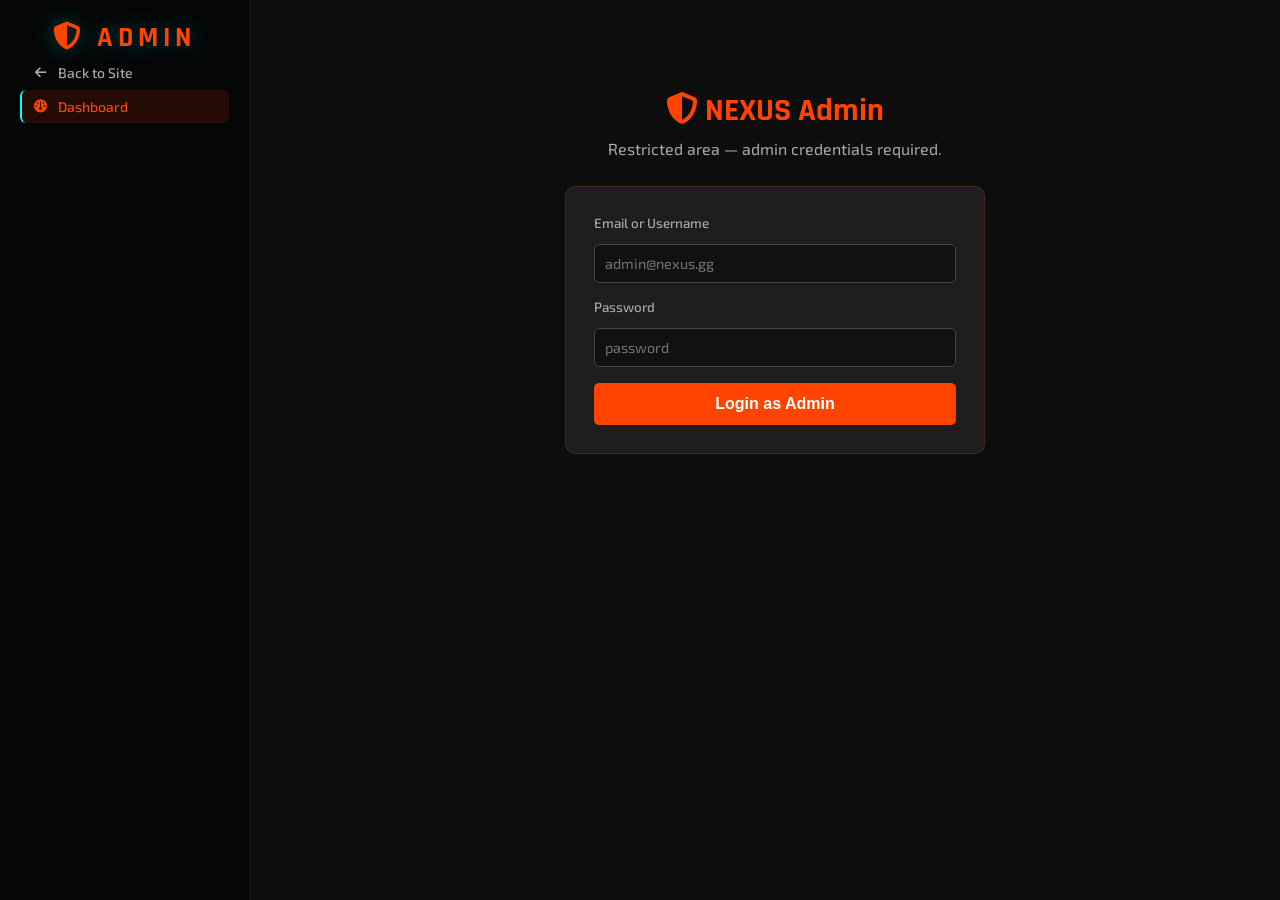
<file: admin.html>
<!DOCTYPE html>
<html lang="en">
<head>
    <meta charset="UTF-8">
    <meta name="viewport" content="width=device-width, initial-scale=1.0">
    <title>Admin Dashboard | NEXUS Esports</title>
    <link rel="stylesheet" href="styles.css">
    <link rel="stylesheet" href="https://cdnjs.cloudflare.com/ajax/libs/font-awesome/6.4.0/css/all.min.css">
    <style>
        .admin-nav {
            width: 250px; height: 100vh; position: fixed; left: 0; top: 0;
            background: #050505; padding: 20px; border-right: 1px solid #ff440020;
        }
        .admin-nav .logo { color: #ff4400; }
        .admin-nav .nav-links a { color: #aaa; }
        .admin-nav .nav-links a.active { background: #ff440020; color: #ff4400; }
        .admin-tabs { display: flex; gap: 8px; margin-bottom: 28px; flex-wrap: wrap; }
        .admin-tab-btn {
            padding: 9px 18px; border: 1px solid #ff4400; background: transparent;
            color: #ff4400; border-radius: 5px; cursor: pointer; font-size: 0.85rem;
            font-weight: bold; transition: all 0.2s;
        }
        .admin-tab-btn.active, .admin-tab-btn:hover { background: #ff4400; color: white; }
        .admin-panel { display: none; }
        .admin-panel.active { display: block; }
        .stat-grid { display: grid; grid-template-columns: repeat(auto-fit, minmax(160px, 1fr)); gap: 16px; margin-bottom: 30px; }
        .stat-card { background: #1e1e1e; padding: 20px; border-radius: 8px; text-align: center; border-top: 3px solid #ff4400; }
        .stat-card .num { font-size: 2rem; color: #ff4400; font-weight: bold; }
        .stat-card .label { color: #aaa; font-size: 0.8rem; margin-top: 4px; }
        table { width: 100%; border-collapse: collapse; background: #1e1e1e; border-radius: 8px; overflow: hidden; }
        th { background: #ff440020; color: #ff4400; padding: 12px 16px; text-align: left; font-size: 0.85rem; text-transform: uppercase; letter-spacing: 0.5px; }
        td { padding: 10px 16px; border-bottom: 1px solid #2a2a2a; font-size: 0.88rem; }
        tr:last-child td { border-bottom: none; }
        tr:hover td { background: #252525; }
        .action-btn { padding: 5px 12px; border-radius: 4px; border: none; cursor: pointer; font-size: 0.8rem; font-weight: bold; margin-right: 4px; }
        .btn-edit   { background: #0077ff; color: white; }
        .btn-delete { background: #ff4d4d; color: white; }
        .btn-save   { background: #00aa55; color: white; }
        .admin-form { background: #1e1e1e; padding: 24px; border-radius: 8px; max-width: 620px; margin-top: 24px; }
        .admin-form h3 { margin-bottom: 18px; color: #ff4400; }
        .admin-form label { display: block; margin-bottom: 4px; color: #aaa; font-size: 0.85rem; margin-top: 12px; }
        .admin-form input, .admin-form select, .admin-form textarea {
            width: 100%; padding: 10px; border-radius: 5px; border: 1px solid #444;
            background: #222; color: white; box-sizing: border-box;
        }
        .search-bar { display: flex; gap: 10px; margin-bottom: 16px; }
        .search-bar input { flex: 1; padding: 10px; border-radius: 5px; border: 1px solid #444; background: #222; color: white; }
        .bar-chart { margin-top: 16px; }
        .bar-row { display: flex; align-items: center; gap: 12px; margin-bottom: 12px; }
        .bar-label { width: 160px; color: #aaa; font-size: 0.85rem; flex-shrink: 0; }
        .bar-track { flex: 1; background: #2a2a2a; border-radius: 10px; height: 22px; }
        .bar-fill { height: 100%; border-radius: 10px; background: linear-gradient(90deg, #ff4400, #ff8800); }
        .bar-val { width: 40px; text-align: right; color: #ff4400; font-weight: bold; font-size: 0.9rem; }
        .badge-status { padding: 3px 9px; border-radius: 20px; font-size: 0.75rem; font-weight: bold; }
        .s-active    { background:#00ff8830; color:#00ff88; }
        .s-pending   { background:#ffaa0030; color:#ffaa00; }
        .s-banned    { background:#ff4d4d30; color:#ff4d4d; }
        .s-processing{ background:#ffaa0030; color:#ffaa00; }
        .s-shipped   { background:#0077ff30; color:#66aaff; }
        .s-delivered { background:#00ff8830; color:#00ff88; }
        .s-cancelled { background:#ff4d4d30; color:#ff4d4d; }
        .toast { position:fixed; bottom:24px; right:24px; background:#1e1e1e; color:white; padding:14px 22px; border-radius:8px; border-left:4px solid #00ff88; z-index:9999; font-size:0.9rem; box-shadow:0 4px 20px #0008; display:none; }
        .toast.err { border-color:#ff4d4d; }
        .modal-bg { display:none; position:fixed; inset:0; background:#000a; z-index:1000; align-items:center; justify-content:center; }
        .modal-bg.open { display:flex; }
        .modal { background:#1a1a1a; border:1px solid #ff440040; border-radius:10px; padding:28px; width:560px; max-width:95vw; max-height:90vh; overflow-y:auto; }
        .modal h3 { color:#ff4400; margin-bottom:18px; }
        .modal label { display:block; margin-top:12px; margin-bottom:4px; color:#aaa; font-size:0.85rem; }
        .modal input, .modal select, .modal textarea { width:100%; padding:10px; border-radius:5px; border:1px solid #444; background:#222; color:white; box-sizing:border-box; }
        .modal-actions { display:flex; gap:10px; margin-top:20px; justify-content:flex-end; }
        .spinner { display:inline-block; width:16px; height:16px; border:2px solid #ff4400; border-top-color:transparent; border-radius:50%; animation:spin 0.7s linear infinite; }
        @keyframes spin { to{transform:rotate(360deg)} }
    </style>
</head>
<body>
<nav class="sidebar admin-nav">
    <div class="logo"><i class="fa-solid fa-shield-halved"></i> ADMIN</div>
    <ul class="nav-links">
        <li><a href="index.html"><i class="fa-solid fa-arrow-left"></i> Back to Site</a></li>
        <li><a href="admin.html" class="active"><i class="fa-solid fa-gauge"></i> Dashboard</a></li>
    </ul>
</nav>

<main id="adminMain" style="margin-left:270px;padding:30px;"></main>

<div class="toast" id="toast"></div>

<!-- MODAL -->
<div class="modal-bg" id="modalBg">
    <div class="modal" id="modalContent"></div>
</div>

<script>
const API = 'api/';
let currentTab = 'clients';

/* ───── TOAST ───── */
function toast(msg, err=false) {
    const el = document.getElementById('toast');
    el.textContent = msg;
    el.className = 'toast' + (err?' err':'');
    el.style.display = 'block';
    setTimeout(()=>el.style.display='none', 3000);
}

/* ───── MODAL ───── */
function openModal(html) {
    document.getElementById('modalContent').innerHTML = html;
    document.getElementById('modalBg').classList.add('open');
}
function closeModal() { document.getElementById('modalBg').classList.remove('open'); }
document.getElementById('modalBg').addEventListener('click', e => { if(e.target===e.currentTarget) closeModal(); });

/* ───── API helpers ───── */
async function api(endpoint, method='GET', body=null) {
    const opts = { method, headers: {'Content-Type':'application/json'} };
    if (body) opts.body = JSON.stringify(body);
    const r = await fetch(API + endpoint, opts);
    return r.json();
}

/* ───── AUTH ───── */
const SESSION_KEY = 'nexus_admin_session';

function checkAuth() {
    const s = sessionStorage.getItem(SESSION_KEY);
    if (!s) { renderLogin(); return false; }
    return true;
}

function renderLogin() {
    document.getElementById('adminMain').innerHTML = `
        <div style="max-width:420px;margin:60px auto;">
            <h1 style="color:#ff4400;text-align:center;margin-bottom:8px;"><i class="fa-solid fa-shield-halved"></i> NEXUS Admin</h1>
            <p style="color:#aaa;text-align:center;margin-bottom:28px;">Restricted area — admin credentials required.</p>
            <div style="background:#1e1e1e;padding:28px;border-radius:10px;border:1px solid #ff440030;">
                <label style="color:#aaa;">Email or Username</label>
                <input id="aUser" type="text" placeholder="admin@nexus.gg" style="width:100%;padding:10px;background:#111;border:1px solid #444;border-radius:5px;color:white;margin:8px 0 16px;box-sizing:border-box;">
                <label style="color:#aaa;">Password</label>
                <input id="aPass" type="password" placeholder="password" style="width:100%;padding:10px;background:#111;border:1px solid #444;border-radius:5px;color:white;margin:8px 0 16px;box-sizing:border-box;">
                <div id="loginErr" style="display:none;color:#ff4d4d;margin-bottom:12px;padding:10px;background:#ff4d4d10;border-left:3px solid #ff4d4d;border-radius:4px;font-size:0.9rem;">
                    <i class="fa-solid fa-triangle-exclamation"></i> Invalid credentials.
                </div>
                <button onclick="doLogin()" style="width:100%;padding:12px;background:#ff4400;color:white;border:none;border-radius:5px;font-weight:bold;cursor:pointer;font-size:1rem;">
                    Login as Admin
                </button>
            </div>
        </div>`;
    document.getElementById('aPass').addEventListener('keydown', e => { if(e.key==='Enter') doLogin(); });
}

async function doLogin() {
    const user = document.getElementById('aUser').value.trim();
    const pass = document.getElementById('aPass').value;
    const r = await api('admin_login.php','POST',{username:user, password:pass});
    if (r.success) {
        sessionStorage.setItem(SESSION_KEY, JSON.stringify({username: r.username}));
        renderDashboard();
    } else {
        document.getElementById('loginErr').style.display = 'block';
    }
}

function adminLogout() {
    sessionStorage.removeItem(SESSION_KEY);
    renderLogin();
}

/* ───── DASHBOARD ───── */
async function renderDashboard() {
    const s = JSON.parse(sessionStorage.getItem(SESSION_KEY)||'{}');
    document.getElementById('adminMain').innerHTML = `
        <div style="display:flex;justify-content:space-between;align-items:center;margin-bottom:24px;flex-wrap:wrap;gap:12px;">
            <h1><i class="fa-solid fa-gauge" style="color:#ff4400;"></i> Admin Dashboard</h1>
            <div style="display:flex;align-items:center;gap:16px;">
                <span style="color:#aaa;font-size:0.9rem;"><i class="fa-solid fa-user"></i> ${s.username||'Admin'}</span>
                <button onclick="adminLogout()" style="background:transparent;border:1px solid #ff4d4d;color:#ff4d4d;padding:8px 18px;border-radius:5px;cursor:pointer;font-weight:bold;">
                    <i class="fa-solid fa-right-from-bracket"></i> Logout
                </button>
            </div>
        </div>
        <div class="stat-grid" id="statGrid"><div class="spinner"></div></div>
        <div class="admin-tabs">
            <button class="admin-tab-btn active" onclick="switchTab('clients',this)"><i class="fa-solid fa-users"></i> Users</button>
            <button class="admin-tab-btn" onclick="switchTab('products',this)"><i class="fa-solid fa-box"></i> Products</button>
            <button class="admin-tab-btn" onclick="switchTab('bookings',this)"><i class="fa-solid fa-ticket"></i> Bookings</button>
            <button class="admin-tab-btn" onclick="switchTab('orders',this)"><i class="fa-solid fa-bag-shopping"></i> Orders</button>
            <button class="admin-tab-btn" onclick="switchTab('stats',this)"><i class="fa-solid fa-chart-bar"></i> Statistics</button>
        </div>
        <div id="tabContent"></div>
        <footer style="margin-top:40px;color:#555;font-size:0.8rem;">&copy; 2026 NEXUS ESPORTS Admin Panel.</footer>`;
    loadStats();
    loadTab('clients');
}

async function loadStats() {
    const r = await api('admin_stats.php');
    if (!r.success) return;
    const d = r.data;
    document.getElementById('statGrid').innerHTML = `
        <div class="stat-card"><div class="num">${d.total_users}</div><div class="label">Users</div></div>
        <div class="stat-card"><div class="num">${d.total_bookings}</div><div class="label">Bookings</div></div>
        <div class="stat-card"><div class="num">${d.total_orders}</div><div class="label">Orders</div></div>
        <div class="stat-card"><div class="num">$${parseFloat(d.total_revenue).toFixed(2)}</div><div class="label">Revenue</div></div>
        <div class="stat-card"><div class="num">${d.total_products}</div><div class="label">Products</div></div>`;
}

function switchTab(tab, btn) {
    document.querySelectorAll('.admin-tab-btn').forEach(b=>b.classList.remove('active'));
    btn.classList.add('active');
    currentTab = tab;
    loadTab(tab);
}

function loadTab(tab) {
    const el = document.getElementById('tabContent');
    el.innerHTML = '<div style="padding:40px;text-align:center;"><span class="spinner"></span></div>';
    if (tab==='clients')  loadUsers();
    if (tab==='products') loadProducts();
    if (tab==='bookings') loadBookings();
    if (tab==='orders')   loadOrders();
    if (tab==='stats')    loadStatsTab();
}

/* ───── USERS ───── */
async function loadUsers() {
    const r = await api('admin_users.php');
    if (!r.success) { document.getElementById('tabContent').innerHTML='<p style="color:#ff4d4d;">Failed to load users.</p>'; return; }
    const rows = r.data.map(u=>`
        <tr>
            <td>${u.id}</td>
            <td><strong>${u.username}</strong></td>
            <td>${u.email}</td>
            <td>${u.country||'—'}</td>
            <td>${u.skill_level||0}/100</td>
            <td><span class="badge-status s-${u.status}">${u.status}</span></td>
            <td><span style="font-size:0.8rem;color:#aaa;">${u.role}</span></td>
            <td>
                <button class="action-btn btn-edit" onclick="editUser(${JSON.stringify(u).replace(/"/g,'&quot;')})"><i class="fa-solid fa-pen"></i></button>
                <button class="action-btn btn-delete" onclick="deleteUser(${u.id})"><i class="fa-solid fa-trash"></i></button>
            </td>
        </tr>`).join('');
    document.getElementById('tabContent').innerHTML = `
        <div style="display:flex;justify-content:space-between;align-items:center;margin-bottom:16px;flex-wrap:wrap;gap:10px;">
            <div class="search-bar" style="margin:0;flex:1;min-width:200px;">
                <input type="text" placeholder="Search users…" oninput="filterRows(this,'userTbl')">
            </div>
            <button class="btn" style="background:#ff4400;" onclick="addUserModal()"><i class="fa-solid fa-plus"></i> Add User</button>
        </div>
        <table><thead><tr><th>#</th><th>Username</th><th>Email</th><th>Country</th><th>Skill</th><th>Status</th><th>Role</th><th>Actions</th></tr></thead>
        <tbody id="userTbl">${rows||'<tr><td colspan="8" style="text-align:center;color:#aaa;">No users found.</td></tr>'}</tbody></table>`;
}

function addUserModal() {
    openModal(`
        <h3><i class="fa-solid fa-user-plus"></i> Add User</h3>
        <label>Username *</label><input id="mu_username" placeholder="ProGamer99">
        <label>Email *</label><input id="mu_email" type="email" placeholder="user@nexus.gg">
        <label>Password *</label><input id="mu_password" type="password" placeholder="••••••••">
        <label>Country</label><input id="mu_country" placeholder="TN">
        <label>Skill Level (0-100)</label><input id="mu_skill" type="number" min="0" max="100" value="0">
        <label>Role</label><select id="mu_role"><option value="user">User</option><option value="admin">Admin</option></select>
        <label>Status</label><select id="mu_status"><option value="active">Active</option><option value="pending">Pending</option><option value="banned">Banned</option></select>
        <div class="modal-actions">
            <button class="action-btn" style="background:#555;color:white;" onclick="closeModal()">Cancel</button>
            <button class="action-btn btn-save" onclick="saveUser(null)">Save</button>
        </div>`);
}

function editUser(u) {
    openModal(`
        <h3><i class="fa-solid fa-pen"></i> Edit User — ${u.username}</h3>
        <label>Username</label><input id="mu_username" value="${u.username}">
        <label>Email</label><input id="mu_email" type="email" value="${u.email}">
        <label>New Password (leave blank to keep)</label><input id="mu_password" type="password" placeholder="••••••••">
        <label>Country</label><input id="mu_country" value="${u.country||''}">
        <label>Skill Level</label><input id="mu_skill" type="number" min="0" max="100" value="${u.skill_level||0}">
        <label>Role</label><select id="mu_role"><option value="user"${u.role==='user'?' selected':''}>User</option><option value="admin"${u.role==='admin'?' selected':''}>Admin</option></select>
        <label>Status</label><select id="mu_status">
            <option value="active"${u.status==='active'?' selected':''}>Active</option>
            <option value="pending"${u.status==='pending'?' selected':''}>Pending</option>
            <option value="banned"${u.status==='banned'?' selected':''}>Banned</option>
        </select>
        <div class="modal-actions">
            <button class="action-btn" style="background:#555;color:white;" onclick="closeModal()">Cancel</button>
            <button class="action-btn btn-save" onclick="saveUser(${u.id})">Update</button>
        </div>`);
}

async function saveUser(id) {
    const body = {
        username:    document.getElementById('mu_username').value.trim(),
        email:       document.getElementById('mu_email').value.trim(),
        country:     document.getElementById('mu_country').value.trim(),
        skill_level: parseInt(document.getElementById('mu_skill').value)||0,
        role:        document.getElementById('mu_role').value,
        status:      document.getElementById('mu_status').value,
    };
    const pw = document.getElementById('mu_password').value;
    if (pw) body.password = pw;
    if (!body.username || !body.email) { toast('Username and email required', true); return; }
    if (!id && !pw) { toast('Password required for new user', true); return; }
    const r = await api(id ? `admin_users.php?id=${id}` : 'admin_users.php', id?'PUT':'POST', body);
    if (r.success) { toast(id?'User updated!':'User created!'); closeModal(); loadUsers(); loadStats(); }
    else toast(r.error||'Error', true);
}

async function deleteUser(id) {
    if (!confirm('Delete this user?')) return;
    const r = await api(`admin_users.php?id=${id}`,'DELETE');
    if (r.success) { toast('User deleted.'); loadUsers(); loadStats(); }
    else toast(r.error||'Error', true);
}

/* ───── PRODUCTS ───── */
async function loadProducts() {
    const r = await api('admin_products.php');
    if (!r.success) { document.getElementById('tabContent').innerHTML='<p style="color:#ff4d4d;">Failed to load products.</p>'; return; }
    const rows = r.data.map(p=>`
        <tr>
            <td>${p.id}</td>
            <td>${p.image_url ? `<img src="${p.image_url}" style="width:40px;height:40px;object-fit:cover;border-radius:4px;">` : '📦'}</td>
            <td><strong>${p.name}</strong></td>
            <td>${p.category}</td>
            <td style="color:cyan;">$${parseFloat(p.price).toFixed(2)}</td>
            <td>${p.stock}</td>
            <td>
                <button class="action-btn btn-edit" onclick="editProduct(${JSON.stringify(p).replace(/"/g,'&quot;')})"><i class="fa-solid fa-pen"></i></button>
                <button class="action-btn btn-delete" onclick="deleteProduct(${p.id})"><i class="fa-solid fa-trash"></i></button>
            </td>
        </tr>`).join('');
    document.getElementById('tabContent').innerHTML = `
        <div style="display:flex;justify-content:space-between;align-items:center;margin-bottom:16px;flex-wrap:wrap;gap:10px;">
            <div class="search-bar" style="margin:0;flex:1;min-width:200px;">
                <input type="text" placeholder="Search products…" oninput="filterRows(this,'prodTbl')">
            </div>
            <button class="btn" style="background:#ff4400;" onclick="addProductModal()"><i class="fa-solid fa-plus"></i> Add Product</button>
        </div>
        <table><thead><tr><th>#</th><th>Image</th><th>Name</th><th>Category</th><th>Price</th><th>Stock</th><th>Actions</th></tr></thead>
        <tbody id="prodTbl">${rows||'<tr><td colspan="7" style="text-align:center;color:#aaa;">No products.</td></tr>'}</tbody></table>`;
}

function addProductModal() {
    openModal(`
        <h3><i class="fa-solid fa-box"></i> Add Product</h3>
        <label>Name *</label><input id="mp_name" placeholder="NEXUS Jersey">
        <label>Category</label>
        <select id="mp_cat"><option>Apparel</option><option>Hardware</option><option>Passes</option><option>Accessories</option></select>
        <label>Price ($)</label><input id="mp_price" type="number" step="0.01" min="0" placeholder="29.99">
        <label>Stock</label><input id="mp_stock" type="number" min="0" placeholder="100">
        <label>Image URL (optional)</label><input id="mp_img" placeholder="https://...">
        <div class="modal-actions">
            <button class="action-btn" style="background:#555;color:white;" onclick="closeModal()">Cancel</button>
            <button class="action-btn btn-save" onclick="saveProduct(null)">Save</button>
        </div>`);
}

function editProduct(p) {
    openModal(`
        <h3><i class="fa-solid fa-pen"></i> Edit Product — ${p.name}</h3>
        <label>Name</label><input id="mp_name" value="${p.name}">
        <label>Category</label>
        <select id="mp_cat">
            ${['Apparel','Hardware','Passes','Accessories'].map(c=>`<option${c===p.category?' selected':''}>${c}</option>`).join('')}
        </select>
        <label>Price ($)</label><input id="mp_price" type="number" step="0.01" min="0" value="${p.price}">
        <label>Stock</label><input id="mp_stock" type="number" min="0" value="${p.stock}">
        <label>Image URL</label><input id="mp_img" value="${p.image_url||''}">
        <div class="modal-actions">
            <button class="action-btn" style="background:#555;color:white;" onclick="closeModal()">Cancel</button>
            <button class="action-btn btn-save" onclick="saveProduct(${p.id})">Update</button>
        </div>`);
}

async function saveProduct(id) {
    const body = {
        name:      document.getElementById('mp_name').value.trim(),
        category:  document.getElementById('mp_cat').value,
        price:     parseFloat(document.getElementById('mp_price').value)||0,
        stock:     parseInt(document.getElementById('mp_stock').value)||0,
        image_url: document.getElementById('mp_img').value.trim(),
    };
    if (!body.name) { toast('Name required', true); return; }
    const r = await api(id?`admin_products.php?id=${id}`:'admin_products.php', id?'PUT':'POST', body);
    if (r.success) { toast(id?'Product updated!':'Product created!'); closeModal(); loadProducts(); loadStats(); }
    else toast(r.error||'Error', true);
}

async function deleteProduct(id) {
    if (!confirm('Delete this product?')) return;
    const r = await api(`admin_products.php?id=${id}`,'DELETE');
    if (r.success) { toast('Product deleted.'); loadProducts(); loadStats(); }
    else toast(r.error||'Error', true);
}

/* ───── BOOKINGS ───── */
async function loadBookings() {
    const r = await api('admin_bookings.php');
    if (!r.success) { document.getElementById('tabContent').innerHTML='<p style="color:#ff4d4d;">Failed to load bookings.</p>'; return; }
    const rows = r.data.map(b=>`
        <tr>
            <td>${b.id}</td>
            <td><strong>${b.name}</strong>${b.username?`<br><span style="color:#aaa;font-size:0.78rem;">@${b.username}</span>`:''}</td>
            <td>${b.email}</td>
            <td>${b.tournament||'—'}</td>
            <td>${b.game||'—'}</td>
            <td>${b.team||'—'}</td>
            <td style="font-size:0.8rem;color:#aaa;">${b.booked_at?.slice(0,10)||'—'}</td>
            <td>
                <button class="action-btn btn-edit" onclick="editBooking(${JSON.stringify(b).replace(/"/g,'&quot;')})"><i class="fa-solid fa-pen"></i></button>
                <button class="action-btn btn-delete" onclick="deleteBooking(${b.id})"><i class="fa-solid fa-trash"></i></button>
            </td>
        </tr>`).join('');
    document.getElementById('tabContent').innerHTML = `
        <div style="display:flex;justify-content:space-between;align-items:center;margin-bottom:16px;flex-wrap:wrap;gap:10px;">
            <div class="search-bar" style="margin:0;flex:1;min-width:200px;">
                <input type="text" placeholder="Search bookings…" oninput="filterRows(this,'bkTbl')">
            </div>
            <button class="btn" style="background:#ff4400;" onclick="addBookingModal()"><i class="fa-solid fa-plus"></i> Add Booking</button>
        </div>
        <table><thead><tr><th>#</th><th>Player</th><th>Email</th><th>Tournament</th><th>Game</th><th>Team</th><th>Date</th><th>Actions</th></tr></thead>
        <tbody id="bkTbl">${rows||'<tr><td colspan="8" style="text-align:center;color:#aaa;">No bookings.</td></tr>'}</tbody></table>`;
}

function addBookingModal() {
    openModal(`
        <h3><i class="fa-solid fa-ticket"></i> Add Booking</h3>
        <label>Name *</label><input id="mb_name" placeholder="Player name">
        <label>Email *</label><input id="mb_email" type="email" placeholder="player@nexus.gg">
        <label>Tournament</label><input id="mb_tournament" placeholder="Valorant Masters Tokyo">
        <label>Game</label><input id="mb_game" placeholder="Valorant">
        <label>Team</label><input id="mb_team" placeholder="Alpha Squad">
        <div class="modal-actions">
            <button class="action-btn" style="background:#555;color:white;" onclick="closeModal()">Cancel</button>
            <button class="action-btn btn-save" onclick="saveBooking(null)">Save</button>
        </div>`);
}

function editBooking(b) {
    openModal(`
        <h3><i class="fa-solid fa-pen"></i> Edit Booking #${b.id}</h3>
        <label>Name</label><input id="mb_name" value="${b.name}">
        <label>Email</label><input id="mb_email" type="email" value="${b.email}">
        <label>Tournament</label><input id="mb_tournament" value="${b.tournament||''}">
        <label>Game</label><input id="mb_game" value="${b.game||''}">
        <label>Team</label><input id="mb_team" value="${b.team||''}">
        <div class="modal-actions">
            <button class="action-btn" style="background:#555;color:white;" onclick="closeModal()">Cancel</button>
            <button class="action-btn btn-save" onclick="saveBooking(${b.id})">Update</button>
        </div>`);
}

async function saveBooking(id) {
    const body = {
        name:       document.getElementById('mb_name').value.trim(),
        email:      document.getElementById('mb_email').value.trim(),
        tournament: document.getElementById('mb_tournament').value.trim(),
        game:       document.getElementById('mb_game').value.trim(),
        team:       document.getElementById('mb_team').value.trim(),
    };
    if (!body.name||!body.email) { toast('Name and email required', true); return; }
    const r = await api(id?`admin_bookings.php?id=${id}`:'admin_bookings.php', id?'PUT':'POST', body);
    if (r.success) { toast(id?'Booking updated!':'Booking created!'); closeModal(); loadBookings(); loadStats(); }
    else toast(r.error||'Error', true);
}

async function deleteBooking(id) {
    if (!confirm('Delete this booking?')) return;
    const r = await api(`admin_bookings.php?id=${id}`,'DELETE');
    if (r.success) { toast('Booking deleted.'); loadBookings(); loadStats(); }
    else toast(r.error||'Error', true);
}

/* ───── ORDERS ───── */
async function loadOrders() {
    const r = await api('admin_orders.php');
    if (!r.success) { document.getElementById('tabContent').innerHTML='<p style="color:#ff4d4d;">Failed to load orders.</p>'; return; }
    const statusColors = {processing:'s-processing',shipped:'s-shipped',delivered:'s-delivered',cancelled:'s-cancelled'};
    const rows = r.data.map(o=>`
        <tr>
            <td>${o.id}</td>
            <td>${o.user_email}</td>
            <td><strong>${o.item}</strong></td>
            <td>${o.qty}</td>
            <td>$${parseFloat(o.price).toFixed(2)}</td>
            <td style="color:cyan;">$${(o.price*o.qty).toFixed(2)}</td>
            <td style="font-size:0.8rem;color:#aaa;">${o.ordered_at?.slice(0,10)||'—'}</td>
            <td><span class="badge-status ${statusColors[o.status]||'s-processing'}">${o.status}</span></td>
            <td>
                <button class="action-btn btn-edit" onclick="editOrder(${JSON.stringify(o).replace(/"/g,'&quot;')})"><i class="fa-solid fa-pen"></i></button>
                <button class="action-btn btn-delete" onclick="deleteOrder(${o.id})"><i class="fa-solid fa-trash"></i></button>
            </td>
        </tr>`).join('');
    document.getElementById('tabContent').innerHTML = `
        <div style="display:flex;justify-content:space-between;align-items:center;margin-bottom:16px;flex-wrap:wrap;gap:10px;">
            <div class="search-bar" style="margin:0;flex:1;min-width:200px;">
                <input type="text" placeholder="Search orders…" oninput="filterRows(this,'ordTbl')">
            </div>
            <button class="btn" style="background:#ff4400;" onclick="addOrderModal()"><i class="fa-solid fa-plus"></i> Add Order</button>
        </div>
        <table><thead><tr><th>#</th><th>Email</th><th>Item</th><th>Qty</th><th>Price</th><th>Total</th><th>Date</th><th>Status</th><th>Actions</th></tr></thead>
        <tbody id="ordTbl">${rows||'<tr><td colspan="9" style="text-align:center;color:#aaa;">No orders.</td></tr>'}</tbody></table>`;
}

function addOrderModal() {
    openModal(`
        <h3><i class="fa-solid fa-bag-shopping"></i> Add Order</h3>
        <label>Customer Email *</label><input id="mo_email" type="email" placeholder="user@nexus.gg">
        <label>Item Name *</label><input id="mo_item" placeholder="NEXUS Jersey">
        <label>Quantity</label><input id="mo_qty" type="number" min="1" value="1">
        <label>Price ($)</label><input id="mo_price" type="number" step="0.01" min="0" placeholder="29.99">
        <label>Status</label>
        <select id="mo_status">
            <option value="processing">Processing</option>
            <option value="shipped">Shipped</option>
            <option value="delivered">Delivered</option>
            <option value="cancelled">Cancelled</option>
        </select>
        <div class="modal-actions">
            <button class="action-btn" style="background:#555;color:white;" onclick="closeModal()">Cancel</button>
            <button class="action-btn btn-save" onclick="saveOrder(null)">Save</button>
        </div>`);
}

function editOrder(o) {
    openModal(`
        <h3><i class="fa-solid fa-pen"></i> Edit Order #${o.id}</h3>
        <label>Customer Email</label><input id="mo_email" type="email" value="${o.user_email}">
        <label>Item Name</label><input id="mo_item" value="${o.item}">
        <label>Quantity</label><input id="mo_qty" type="number" min="1" value="${o.qty}">
        <label>Price ($)</label><input id="mo_price" type="number" step="0.01" min="0" value="${o.price}">
        <label>Status</label>
        <select id="mo_status">
            ${['processing','shipped','delivered','cancelled'].map(s=>`<option value="${s}"${s===o.status?' selected':''}>${s.charAt(0).toUpperCase()+s.slice(1)}</option>`).join('')}
        </select>
        <div class="modal-actions">
            <button class="action-btn" style="background:#555;color:white;" onclick="closeModal()">Cancel</button>
            <button class="action-btn btn-save" onclick="saveOrder(${o.id})">Update</button>
        </div>`);
}

async function saveOrder(id) {
    const body = {
        user_email: document.getElementById('mo_email').value.trim(),
        item:       document.getElementById('mo_item').value.trim(),
        qty:        parseInt(document.getElementById('mo_qty').value)||1,
        price:      parseFloat(document.getElementById('mo_price').value)||0,
        status:     document.getElementById('mo_status').value,
    };
    if (!body.user_email||!body.item) { toast('Email and item required', true); return; }
    const r = await api(id?`admin_orders.php?id=${id}`:'admin_orders.php', id?'PUT':'POST', body);
    if (r.success) { toast(id?'Order updated!':'Order created!'); closeModal(); loadOrders(); loadStats(); }
    else toast(r.error||'Error', true);
}

async function deleteOrder(id) {
    if (!confirm('Delete this order?')) return;
    const r = await api(`admin_orders.php?id=${id}`,'DELETE');
    if (r.success) { toast('Order deleted.'); loadOrders(); loadStats(); }
    else toast(r.error||'Error', true);
}

/* ───── STATS TAB ───── */
async function loadStatsTab() {
    const r = await api('admin_stats.php');
    if (!r.success) { document.getElementById('tabContent').innerHTML='<p style="color:#ff4d4d;">Failed to load stats.</p>'; return; }
    const d = r.data;

    function bar(label, val, max) {
        const pct = max>0 ? Math.round(val/max*100) : 0;
        return `<div class="bar-row">
            <div class="bar-label" style="font-size:0.82rem;">${label}</div>
            <div class="bar-track"><div class="bar-fill" style="width:${pct}%"></div></div>
            <div class="bar-val" style="font-size:0.82rem;">${val}</div>
        </div>`;
    }

    const maxGame = Math.max(...(d.games||[]).map(g=>g.cnt),1);
    const gameBars = (d.games||[]).map(g=>bar(g.game,g.cnt,maxGame)).join('') || '<p style="color:#aaa;font-size:0.85rem;">No booking data yet.</p>';

    const maxRev = Math.max(...(d.revenue_by_product||[]).map(p=>p.total),1);
    const revBars = (d.revenue_by_product||[]).map(p=>`<div class="bar-row">
        <div class="bar-label" style="font-size:0.78rem;">${p.item}</div>
        <div class="bar-track"><div class="bar-fill" style="width:${Math.round(p.total/maxRev*100)}%"></div></div>
        <div class="bar-val" style="font-size:0.78rem;">$${parseFloat(p.total).toFixed(0)}</div>
    </div>`).join('') || '<p style="color:#aaa;font-size:0.85rem;">No order data yet.</p>';

    const maxC = Math.max(...(d.users_by_country||[]).map(c=>c.cnt),1);
    const cBars = (d.users_by_country||[]).map(c=>bar(c.country,c.cnt,maxC)).join('') || '<p style="color:#aaa;font-size:0.85rem;">No country data yet.</p>';

    const maxT = Math.max(...(d.tournaments||[]).map(t=>t.cnt),1);
    const tBars = (d.tournaments||[]).map(t=>bar(t.tournament,t.cnt,maxT)).join('') || '<p style="color:#aaa;font-size:0.85rem;">No tournament data yet.</p>';

    const statusColors = {processing:'#ffaa00',shipped:'#66aaff',delivered:'#00ff88',cancelled:'#ff4d4d'};
    const statusBars = (d.orders_by_status||[]).map(s=>`<div class="bar-row">
        <div class="bar-label" style="font-size:0.82rem;text-transform:capitalize;">${s.status}</div>
        <div class="bar-track"><div class="bar-fill" style="width:${Math.round(s.cnt/d.total_orders*100)}%;background:${statusColors[s.status]||'#ff4400'};"></div></div>
        <div class="bar-val" style="font-size:0.82rem;">${s.cnt}</div>
    </div>`).join('') || '<p style="color:#aaa;font-size:0.85rem;">No order data yet.</p>';

    const lowStockHtml = (d.low_stock||[]).length > 0
        ? (d.low_stock||[]).map(p=>`<tr>
            <td style="color:#eee;padding:6px 4px;">${p.name}</td>
            <td style="color:${p.stock<=5?'#ff4d4d':'#ffaa00'};font-weight:bold;padding:6px 4px;">${p.stock} left</td>
          </tr>`).join('')
        : `<tr><td colspan="2" style="color:#00ff88;padding:8px 4px;">✓ All products well stocked</td></tr>`;

    document.getElementById('tabContent').innerHTML = `
        <div style="display:grid;grid-template-columns:repeat(auto-fit,minmax(300px,1fr));gap:24px;">
            <div style="background:#1e1e1e;padding:24px;border-radius:8px;">
                <h3 style="color:#ff4400;margin-bottom:16px;"><i class="fa-solid fa-gamepad"></i> Games Popularity</h3>
                <div class="bar-chart">${gameBars}</div>
            </div>
            <div style="background:#1e1e1e;padding:24px;border-radius:8px;">
                <h3 style="color:#ff4400;margin-bottom:16px;"><i class="fa-solid fa-bag-shopping"></i> Top Products Revenue</h3>
                <div class="bar-chart">${revBars}</div>
            </div>
            <div style="background:#1e1e1e;padding:24px;border-radius:8px;">
                <h3 style="color:#ff4400;margin-bottom:16px;"><i class="fa-solid fa-globe"></i> Users by Country</h3>
                <div class="bar-chart">${cBars}</div>
            </div>
            <div style="background:#1e1e1e;padding:24px;border-radius:8px;">
                <h3 style="color:#ff4400;margin-bottom:16px;"><i class="fa-solid fa-trophy"></i> Tournament Sign-ups</h3>
                <div class="bar-chart">${tBars}</div>
            </div>
            <div style="background:#1e1e1e;padding:24px;border-radius:8px;">
                <h3 style="color:#ff4400;margin-bottom:16px;"><i class="fa-solid fa-circle-check"></i> Orders by Status</h3>
                <div class="bar-chart">${statusBars}</div>
            </div>
            <div style="background:#1e1e1e;padding:24px;border-radius:8px;">
                <h3 style="color:#ff4400;margin-bottom:16px;"><i class="fa-solid fa-chart-line"></i> Summary &amp; Stock Alerts</h3>
                <table style="background:transparent;margin-bottom:16px;">
                    <tr><td style="color:#aaa;padding:8px 4px;">Total Users</td><td style="color:cyan;font-weight:bold;">${d.total_users}</td></tr>
                    <tr><td style="color:#aaa;padding:8px 4px;">Total Bookings</td><td style="color:cyan;font-weight:bold;">${d.total_bookings}</td></tr>
                    <tr><td style="color:#aaa;padding:8px 4px;">Total Orders</td><td style="color:cyan;font-weight:bold;">${d.total_orders}</td></tr>
                    <tr><td style="color:#aaa;padding:8px 4px;">Total Revenue</td><td style="color:cyan;font-weight:bold;">$${parseFloat(d.total_revenue).toFixed(2)}</td></tr>
                    <tr><td style="color:#aaa;padding:8px 4px;">Avg Order Value</td><td style="color:cyan;font-weight:bold;">$${parseFloat(d.avg_order).toFixed(2)}</td></tr>
                    <tr><td style="color:#aaa;padding:8px 4px;">Products Listed</td><td style="color:cyan;font-weight:bold;">${d.total_products}</td></tr>
                </table>
                <p style="color:#ffaa00;font-size:0.82rem;margin-bottom:8px;"><i class="fa-solid fa-triangle-exclamation"></i> Low Stock Alerts</p>
                <table style="background:transparent;">${lowStockHtml}</table>
            </div>
        </div>`;
}

/* ───── SEARCH ───── */
function filterRows(input, tbodyId) {
    const q = input.value.toLowerCase();
    document.querySelectorAll(`#${tbodyId} tr`).forEach(r=>{
        r.style.display = r.textContent.toLowerCase().includes(q) ? '' : 'none';
    });
}

/* ───── INIT ───── */
if (checkAuth()) renderDashboard();
</script>
</body>
</html>
</file>
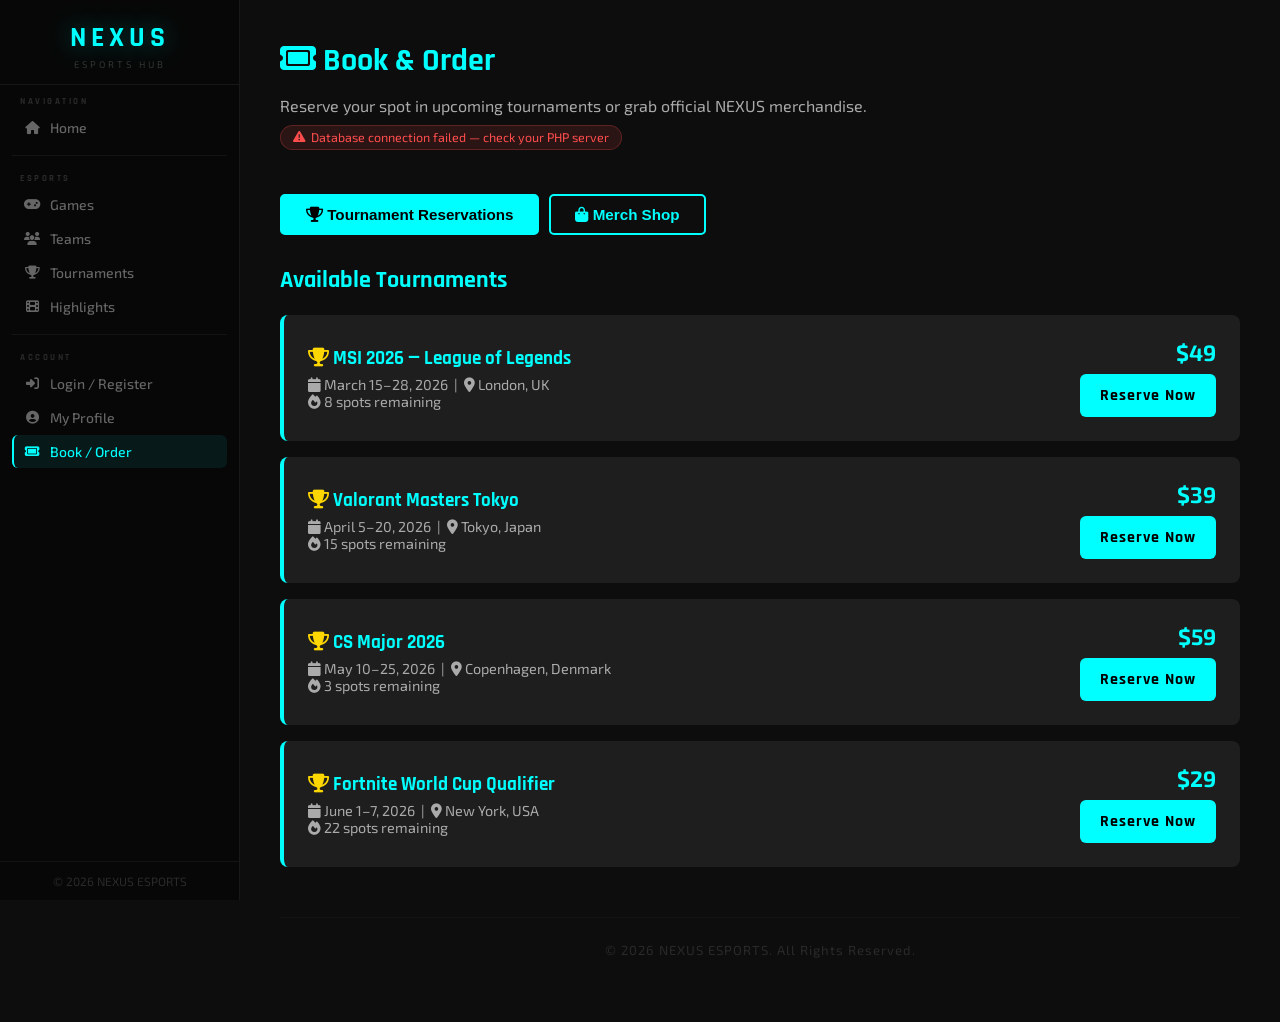
<file: booking.html>
<!DOCTYPE html>
<html lang="en">
<head>
    <meta charset="UTF-8">
    <meta name="viewport" content="width=device-width, initial-scale=1.0">
    <title>Book & Order | NEXUS Esports</title>
    <link rel="stylesheet" href="styles.css">
    <link rel="stylesheet" href="https://cdnjs.cloudflare.com/ajax/libs/font-awesome/6.4.0/css/all.min.css">
    <style>
        .tabs { display:flex; gap:10px; margin-bottom:30px; }
        .tab-btn { padding:10px 24px; border:2px solid cyan; background:transparent; color:cyan; font-weight:bold; border-radius:5px; cursor:pointer; font-size:0.95rem; transition:all 0.2s; }
        .tab-btn.active, .tab-btn:hover { background:cyan; color:black; }
        .tab-panel { display:none; }
        .tab-panel.active { display:block; }

        .tournament-card { background:#1e1e1e; border-radius:8px; padding:24px; border-left:4px solid cyan; margin-bottom:16px; display:flex; justify-content:space-between; align-items:center; flex-wrap:wrap; gap:16px; }
        .tournament-card h3 { margin:0 0 6px 0; }
        .tournament-card p { color:#aaa; margin:0; font-size:0.9rem; }
        .price-tag { font-size:1.4rem; color:cyan; font-weight:bold; }
        .spots-left { font-size:0.8rem; color:#ffaa00; margin-top:4px; }

        .shop-grid { display:grid; grid-template-columns:repeat(auto-fit, minmax(220px, 1fr)); gap:20px; margin-bottom:30px; }
        .shop-card { background:#1e1e1e; border-radius:8px; padding:20px; text-align:center; border:1px solid #333; transition:border-color 0.2s; display:flex; flex-direction:column; }
        .shop-card:hover { border-color:cyan; }
        .shop-card img { width:100%; height:140px; object-fit:cover; border-radius:6px; margin-bottom:12px; }
        .shop-card h3 { font-size:0.95rem; margin-bottom:4px; }
        .shop-card .shop-cat { color:#888; font-size:0.75rem; margin-bottom:4px; text-transform:uppercase; letter-spacing:0.05em; }
        .shop-card .shop-price { color:cyan; font-size:1.2rem; font-weight:bold; margin:8px 0; }
        .shop-card .shop-stock { font-size:0.8rem; color:#ffaa00; margin-bottom:8px; }
        .shop-card .qty-row { display:flex; align-items:center; justify-content:center; gap:8px; margin:8px 0; }
        .shop-card input[type="number"] { width:70px; text-align:center; }
        .shop-card .btn { margin-top:auto; }

        .form-section { background:#1e1e1e; padding:28px; border-radius:8px; max-width:600px; }
        .form-section h3 { margin-bottom:20px; }

        .success-msg { display:none; background:#00ff8815; border:1px solid #00ff88; color:#00ff88; padding:16px 20px; border-radius:8px; margin-bottom:20px; }
        .error-msg { display:none; background:#ff4d4d15; border:1px solid #ff4d4d; color:#ff4d4d; padding:16px 20px; border-radius:8px; margin-bottom:20px; }

        .loading-msg { color:#aaa; font-style:italic; padding:20px 0; }
        .db-badge { display:inline-flex; align-items:center; gap:6px; background:#00ff8820; color:#00ff88; border:1px solid #00ff8840; border-radius:20px; padding:4px 12px; font-size:0.78rem; margin-bottom:20px; }
        .db-badge.error { background:#ff4d4d20; color:#ff4d4d; border-color:#ff4d4d40; }
    </style>
</head>
<body>
    <nav class="sidebar">
        <div class="sidebar-header">
            <div class="logo">NEXUS</div>
            <div class="logo-sub">Esports Hub</div>
        </div>
        <div class="nav-section">
            <div class="nav-section-label">Navigation</div>
            <ul class="nav-links">
                <li><a href="index.html"><i class="fa-solid fa-house"></i> Home</a></li>
            </ul>
        </div>
        <div class="nav-divider"></div>
        <div class="nav-section">
            <div class="nav-section-label">Esports</div>
            <ul class="nav-links">
                <li><a href="games.html"><i class="fa-solid fa-gamepad"></i> Games</a></li>
                <li><a href="teams.html"><i class="fa-solid fa-users"></i> Teams</a></li>
                <li><a href="tournaments.html"><i class="fa-solid fa-trophy"></i> Tournaments</a></li>
                <li><a href="highlights.html"><i class="fa-solid fa-film"></i> Highlights</a></li>
            </ul>
        </div>
        <div class="nav-divider"></div>
        <div class="nav-section">
            <div class="nav-section-label">Account</div>
            <ul class="nav-links">
                <li><a href="login.html"><i class="fa-solid fa-right-to-bracket"></i> Login / Register</a></li>
                <li><a href="profile.html"><i class="fa-solid fa-circle-user"></i> My Profile</a></li>
                <li><a href="booking.html" class="active"><i class="fa-solid fa-ticket"></i> Book / Order</a></li>
            </ul>
        </div>
        <div class="sidebar-footer">&copy; 2026 NEXUS ESPORTS</div>
    </nav>

    <main>
        <h1><i class="fa-solid fa-ticket"></i> Book & Order</h1>
        <p>Reserve your spot in upcoming tournaments or grab official NEXUS merchandise.</p>

        <div id="dbStatus"></div>

        <div class="tabs" style="margin-top:24px;">
            <button class="tab-btn active" onclick="switchTab('reservations', this)"><i class="fa-solid fa-trophy"></i> Tournament Reservations</button>
            <button class="tab-btn" onclick="switchTab('shop', this)"><i class="fa-solid fa-bag-shopping"></i> Merch Shop</button>
        </div>

        <!-- RESERVATIONS TAB -->
        <div id="tab-reservations" class="tab-panel active">
            <div id="resSuccess" class="success-msg">
                <i class="fa-solid fa-circle-check"></i> <strong>Reservation confirmed!</strong> Check your <a href="profile.html" style="color:#00ff88;">account page</a> to view your bookings.
            </div>
            <div id="resError" class="error-msg"></div>

            <h2 style="margin-bottom:20px;">Available Tournaments</h2>

            <!-- Static tournaments — always available -->
            <div class="tournament-card">
                <div>
                    <h3><i class="fa-solid fa-trophy" style="color:gold;"></i> MSI 2026 — League of Legends</h3>
                    <p><i class="fa-solid fa-calendar"></i> March 15–28, 2026 &nbsp;|&nbsp; <i class="fa-solid fa-location-dot"></i> London, UK</p>
                    <p class="spots-left"><i class="fa-solid fa-fire"></i> 8 spots remaining</p>
                </div>
                <div style="text-align:right;">
                    <div class="price-tag">$49</div>
                    <button class="btn" style="margin-top:8px;" onclick="selectTournament('MSI 2026 — League of Legends','League of Legends','$49')">Reserve Now</button>
                </div>
            </div>

            <div class="tournament-card">
                <div>
                    <h3><i class="fa-solid fa-trophy" style="color:gold;"></i> Valorant Masters Tokyo</h3>
                    <p><i class="fa-solid fa-calendar"></i> April 5–20, 2026 &nbsp;|&nbsp; <i class="fa-solid fa-location-dot"></i> Tokyo, Japan</p>
                    <p class="spots-left"><i class="fa-solid fa-fire"></i> 15 spots remaining</p>
                </div>
                <div style="text-align:right;">
                    <div class="price-tag">$39</div>
                    <button class="btn" style="margin-top:8px;" onclick="selectTournament('Valorant Masters Tokyo','Valorant','$39')">Reserve Now</button>
                </div>
            </div>

            <div class="tournament-card">
                <div>
                    <h3><i class="fa-solid fa-trophy" style="color:gold;"></i> CS Major 2026</h3>
                    <p><i class="fa-solid fa-calendar"></i> May 10–25, 2026 &nbsp;|&nbsp; <i class="fa-solid fa-location-dot"></i> Copenhagen, Denmark</p>
                    <p class="spots-left"><i class="fa-solid fa-fire"></i> 3 spots remaining</p>
                </div>
                <div style="text-align:right;">
                    <div class="price-tag">$59</div>
                    <button class="btn" style="margin-top:8px;" onclick="selectTournament('CS Major 2026','Counter-Strike','$59')">Reserve Now</button>
                </div>
            </div>

            <div class="tournament-card">
                <div>
                    <h3><i class="fa-solid fa-trophy" style="color:gold;"></i> Fortnite World Cup Qualifier</h3>
                    <p><i class="fa-solid fa-calendar"></i> June 1–7, 2026 &nbsp;|&nbsp; <i class="fa-solid fa-location-dot"></i> New York, USA</p>
                    <p class="spots-left"><i class="fa-solid fa-fire"></i> 22 spots remaining</p>
                </div>
                <div style="text-align:right;">
                    <div class="price-tag">$29</div>
                    <button class="btn" style="margin-top:8px;" onclick="selectTournament('Fortnite World Cup Qualifier','Fortnite','$29')">Reserve Now</button>
                </div>
            </div>

            <!-- Reservation form -->
            <div id="resFormWrapper" style="display:none;margin-top:30px;">
                <div class="form-section">
                    <h3 id="resFormTitle">Complete Your Reservation</h3>
                    <label for="resName">Full Name :</label>
                    <input type="text" id="resName" placeholder="Your name" required>

                    <label for="resEmail">Email :</label>
                    <input type="email" id="resEmail" placeholder="example@domain.com" required>

                    <label for="resTeam">Team Name (optional) :</label>
                    <input type="text" id="resTeam" placeholder="Solo or team name">

                    <label for="resGame">Game :</label>
                    <select id="resGame">
                        <option>League of Legends</option>
                        <option>Valorant</option>
                        <option>Counter-Strike</option>
                        <option>Fortnite</option>
                    </select>

                    <label for="resPayment">Payment Method :</label>
                    <select id="resPayment">
                        <option>Credit Card</option>
                        <option>PayPal</option>
                        <option>Crypto</option>
                    </select>

                    <label for="resNotes">Special Requests :</label>
                    <textarea id="resNotes" rows="3" placeholder="Any requests or notes..."></textarea>

                    <div style="display:flex;gap:10px;flex-wrap:wrap;">
                        <button class="btn" id="resSubmitBtn" onclick="submitReservation()">Confirm Reservation</button>
                        <button onclick="cancelResForm()" style="background:#333;color:#aaa;border:none;padding:10px 16px;border-radius:5px;cursor:pointer;">Cancel</button>
                    </div>
                </div>
            </div>
        </div>

        <!-- SHOP TAB -->
        <div id="tab-shop" class="tab-panel">
            <div id="shopSuccess" class="success-msg">
                <i class="fa-solid fa-circle-check"></i> <strong>Order placed!</strong> Check your <a href="profile.html" style="color:#00ff88;">account page</a> to track your orders.
            </div>
            <div id="shopError" class="error-msg"></div>

            <h2 style="margin-bottom:20px;">Official NEXUS Merch</h2>
            <div id="shopGrid" class="shop-grid">
                <p class="loading-msg"><i class="fa-solid fa-spinner fa-spin"></i> Loading products from database…</p>
            </div>

            <!-- Cart -->
            <div id="cartSection" style="display:none;">
                <div class="form-section">
                    <h3><i class="fa-solid fa-cart-shopping"></i> Your Cart</h3>
                    <div id="cartItems"></div>
                    <div style="border-top:1px solid #444;margin-top:12px;padding-top:12px;">
                        <strong style="color:cyan;font-size:1.2rem;">Total: $<span id="cartTotal">0.00</span></strong>
                    </div>

                    <div style="margin-top:20px;">
                        <label for="shopEmail">Email for order confirmation :</label>
                        <input type="email" id="shopEmail" placeholder="example@domain.com" required>

                        <label for="shopAddress">Shipping Address :</label>
                        <textarea id="shopAddress" rows="3" placeholder="Street, City, Country..."></textarea>

                        <label for="shopPayment">Payment Method :</label>
                        <select id="shopPayment">
                            <option>Credit Card</option>
                            <option>PayPal</option>
                            <option>Bank Transfer</option>
                        </select>

                        <div style="display:flex;gap:10px;flex-wrap:wrap;margin-top:8px;">
                            <button class="btn" id="orderBtn" onclick="placeOrder()">Place Order</button>
                            <button onclick="clearCart()" style="background:#333;color:#aaa;border:none;padding:10px 16px;border-radius:5px;cursor:pointer;">Clear Cart</button>
                        </div>
                    </div>
                </div>
            </div>
        </div>

        <footer>&copy; 2026 NEXUS ESPORTS. All Rights Reserved.</footer>
    </main>

    <script>
        const API = 'api/';
        let selectedTournament = '';
        let selectedGame = '';
        let cart = [];
        let products = []; // DB products cache

        // ── Tab switching ──────────────────────────────────────────
        function switchTab(tab, btn) {
            document.querySelectorAll('.tab-panel').forEach(p => p.classList.remove('active'));
            document.querySelectorAll('.tab-btn').forEach(b => b.classList.remove('active'));
            document.getElementById('tab-' + tab).classList.add('active');
            btn.classList.add('active');
            if (tab === 'shop' && products.length === 0) loadProducts();
        }

        // ── DB status badge ────────────────────────────────────────
        function showDbBadge(ok, msg) {
            document.getElementById('dbStatus').innerHTML =
                `<div class="db-badge${ok ? '' : ' error'}">
                    <i class="fa-solid fa-${ok ? 'database' : 'triangle-exclamation'}"></i> ${msg}
                </div>`;
        }

        // ── Pre-fill user info ─────────────────────────────────────
        window.onload = () => {
            const user = JSON.parse(localStorage.getItem('nexus_currentUser') || '{}');
            if (user.email) {
                document.getElementById('resEmail').value = user.email;
                document.getElementById('shopEmail').value = user.email;
                document.getElementById('resName').value = user.username || '';
            }
            loadProducts();
        };

        // ── Load products from DB ──────────────────────────────────
        async function loadProducts() {
            try {
                const res = await fetch(API + 'user_products.php');
                const data = await res.json();
                if (!data.success) throw new Error(data.error || 'Failed to load products');
                products = data.data;
                renderProducts();
                showDbBadge(true, `Connected to database — ${products.length} products loaded`);
            } catch (err) {
                document.getElementById('shopGrid').innerHTML =
                    `<p style="color:#ff4d4d;"><i class="fa-solid fa-triangle-exclamation"></i> Could not load products: ${err.message}</p>`;
                showDbBadge(false, 'Database connection failed — check your PHP server');
            }
        }

        function renderProducts() {
            const grid = document.getElementById('shopGrid');
            if (!products.length) {
                grid.innerHTML = '<p style="color:#aaa;">No products available right now.</p>';
                return;
            }
            grid.innerHTML = products.map(p => `
                <div class="shop-card">
                    <img src="${p.image_url || 'https://images.unsplash.com/photo-1542751371-adc38448a05e?w=400'}"
                         alt="${p.name}" onerror="this.src='https://images.unsplash.com/photo-1542751371-adc38448a05e?w=400'">
                    <div class="shop-cat">${p.category}</div>
                    <h3>${p.name}</h3>
                    <div class="shop-price">$${parseFloat(p.price).toFixed(2)}</div>
                    <div class="shop-stock"><i class="fa-solid fa-box"></i> ${p.stock} in stock</div>
                    <div class="qty-row">
                        <label style="color:#aaa;font-size:0.85rem;">Qty:</label>
                        <input type="number" id="qty-${p.id}" value="1" min="1" max="${p.stock}">
                    </div>
                    <button class="btn" style="width:100%;"
                        onclick="addToCart(${p.id}, '${p.name.replace(/'/g,"\\'")}', ${p.price}, 'qty-${p.id}', ${p.stock})">
                        <i class="fa-solid fa-cart-plus"></i> Add to Cart
                    </button>
                </div>
            `).join('');
        }

        // ── Tournament reservation ─────────────────────────────────
        function selectTournament(name, game, price) {
            selectedTournament = name;
            selectedGame = game;
            document.getElementById('resFormTitle').textContent = `Reserve: ${name} — ${price}`;
            document.getElementById('resGame').value = game;
            document.getElementById('resFormWrapper').style.display = 'block';
            document.getElementById('resFormWrapper').scrollIntoView({ behavior: 'smooth' });
        }

        function cancelResForm() {
            document.getElementById('resFormWrapper').style.display = 'none';
        }

        async function submitReservation() {
            const name  = document.getElementById('resName').value.trim();
            const email = document.getElementById('resEmail').value.trim();
            const team  = document.getElementById('resTeam').value.trim() || 'Solo';
            const game  = document.getElementById('resGame').value;

            if (!name || !email) { alert('Please fill in your name and email.'); return; }

            const btn = document.getElementById('resSubmitBtn');
            btn.disabled = true;
            btn.textContent = 'Saving…';

            try {
                const res = await fetch(API + 'user_bookings.php', {
                    method: 'POST',
                    headers: { 'Content-Type': 'application/json' },
                    body: JSON.stringify({ name, email, tournament: selectedTournament, game, team })
                });
                const data = await res.json();
                if (!data.success) throw new Error(data.error || 'Booking failed');

                document.getElementById('resFormWrapper').style.display = 'none';
                showMsg('resSuccess', true);
            } catch (err) {
                showMsg('resError', false, 'Booking failed: ' + err.message);
            } finally {
                btn.disabled = false;
                btn.textContent = 'Confirm Reservation';
            }
        }

        // ── Cart ───────────────────────────────────────────────────
        function addToCart(productId, item, price, qtyId, maxStock) {
            const qty = parseInt(document.getElementById(qtyId).value) || 1;
            const existing = cart.find(c => c.product_id === productId);
            if (existing) {
                const newQty = existing.qty + qty;
                if (newQty > maxStock) { alert(`Only ${maxStock} in stock.`); return; }
                existing.qty = newQty;
            } else {
                cart.push({ product_id: productId, item, price: parseFloat(price), qty });
            }
            renderCart();
        }

        function renderCart() {
            if (cart.length === 0) {
                document.getElementById('cartSection').style.display = 'none';
                return;
            }
            document.getElementById('cartSection').style.display = 'block';
            const items = cart.map((c, i) => `
                <div style="display:flex;justify-content:space-between;padding:10px 0;border-bottom:1px solid #333;">
                    <span>${c.item} × ${c.qty}</span>
                    <span style="color:cyan;">$${(c.price * c.qty).toFixed(2)}
                        <span onclick="removeFromCart(${i})" style="color:#ff4d4d;cursor:pointer;margin-left:10px;">
                            <i class="fa-solid fa-trash-can"></i>
                        </span>
                    </span>
                </div>
            `).join('');
            document.getElementById('cartItems').innerHTML = items;
            const total = cart.reduce((s, c) => s + c.price * c.qty, 0);
            document.getElementById('cartTotal').textContent = total.toFixed(2);
            document.getElementById('cartSection').scrollIntoView({ behavior: 'smooth' });
        }

        function removeFromCart(i) { cart.splice(i, 1); renderCart(); }
        function clearCart() { cart = []; renderCart(); }

        async function placeOrder() {
            const email   = document.getElementById('shopEmail').value.trim();
            const address = document.getElementById('shopAddress').value.trim();
            if (!email || !address) { alert('Please fill in email and shipping address.'); return; }
            if (cart.length === 0) { alert('Your cart is empty!'); return; }

            const btn = document.getElementById('orderBtn');
            btn.disabled = true;
            btn.textContent = 'Processing…';

            try {
                const res = await fetch(API + 'user_orders.php', {
                    method: 'POST',
                    headers: { 'Content-Type': 'application/json' },
                    body: JSON.stringify({ email, items: cart })
                });
                const data = await res.json();
                if (!data.success) throw new Error(data.error || 'Order failed');

                if (data.errors && data.errors.length) {
                    showMsg('shopError', false, 'Some items could not be ordered: ' + data.errors.join(', '));
                }

                clearCart();
                showMsg('shopSuccess', true);
                // Refresh stock counts
                await loadProducts();
            } catch (err) {
                showMsg('shopError', false, 'Order failed: ' + err.message);
            } finally {
                btn.disabled = false;
                btn.textContent = 'Place Order';
            }
        }

        // ── Helpers ────────────────────────────────────────────────
        function showMsg(id, success, text) {
            const el = document.getElementById(id);
            if (text) el.innerHTML = `<i class="fa-solid fa-triangle-exclamation"></i> ${text}`;
            el.style.display = 'block';
            el.scrollIntoView({ behavior: 'smooth' });
            if (success) setTimeout(() => el.style.display = 'none', 6000);
        }
    </script>
</body>
</html>
</file>
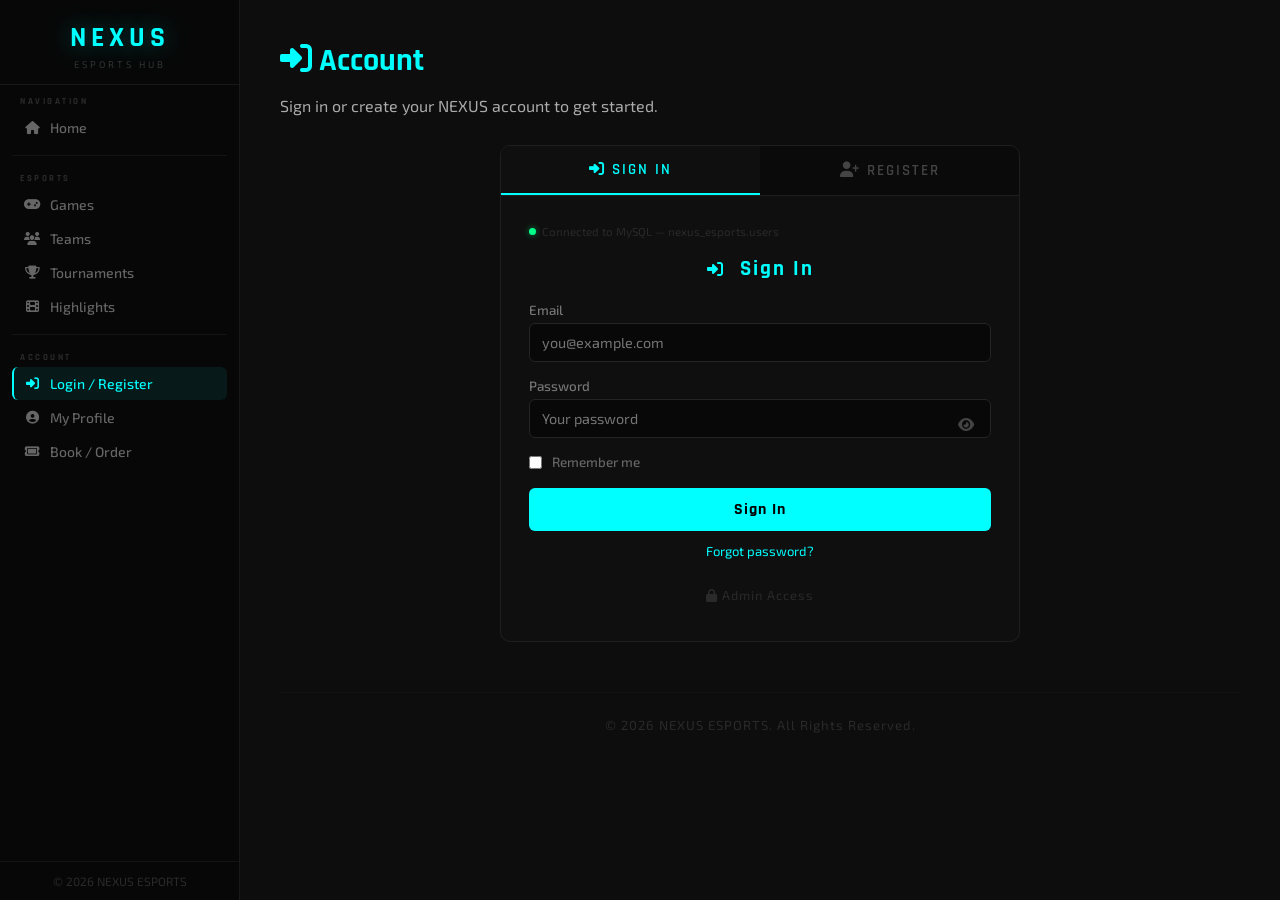
<file: login.html>
<!DOCTYPE html>
<html lang="en">
<head>
    <meta charset="UTF-8">
    <meta name="viewport" content="width=device-width, initial-scale=1.0">
    <title>Login & Register | NEXUS Esports</title>
    <link rel="stylesheet" href="styles.css">
    <link rel="stylesheet" href="https://cdnjs.cloudflare.com/ajax/libs/font-awesome/6.4.0/css/all.min.css">
    <style>
        .auth-page { max-width: 520px; margin: 30px auto; }

        .auth-tabs {
            display: flex;
            background: #0a0a0a;
            border: 1px solid #1e1e1e;
            border-radius: 10px 10px 0 0;
            overflow: hidden;
        }

        .auth-tab {
            flex: 1;
            padding: 14px;
            text-align: center;
            cursor: pointer;
            font-family: 'Rajdhani', sans-serif;
            font-size: 0.95rem;
            font-weight: 600;
            letter-spacing: 2px;
            color: #444;
            text-transform: uppercase;
            transition: all 0.2s;
            border: none;
            background: transparent;
        }
        .auth-tab.active { color: cyan; background: #0f0f0f; border-bottom: 2px solid cyan; }
        .auth-tab:hover:not(.active) { color: #888; background: #0c0c0c; }

        .auth-panel {
            display: none;
            background: #0f0f0f;
            border: 1px solid #1e1e1e;
            border-top: none;
            border-radius: 0 0 10px 10px;
            padding: 28px;
        }
        .auth-panel.active { display: block; }
        .auth-panel form { background: none; border: none; padding: 0; margin: 0; max-width: 100%; }
        .auth-panel form h2 { margin-bottom: 20px; }

        .admin-toggle-link {
            display: block;
            text-align: center;
            margin-top: 18px;
            padding: 10px;
            color: #2a2a2a;
            font-size: 0.8rem;
            cursor: pointer;
            text-decoration: none;
            transition: color 0.2s;
            letter-spacing: 1px;
        }
        .admin-toggle-link:hover { color: #ff4400; }

        .admin-login-box {
            display: none;
            margin-top: 12px;
            padding: 20px;
            background: #0a0a0a;
            border: 1px solid #ff440022;
            border-radius: 8px;
        }
        .admin-login-box.visible { display: block; }
        .admin-login-box h3 { color: #ff4400; margin-bottom: 16px; font-size: 0.95rem; letter-spacing: 2px; }
        .admin-login-box label { color: #555; }
        .admin-login-box input { border-color: #1e1e1e; background: #060606; }

        .btn-admin {
            background: #ff4400; color: white; width: 100%;
            font-family: 'Rajdhani', sans-serif; font-weight: 700; letter-spacing: 1px;
            border: none; padding: 11px; border-radius: 6px; cursor: pointer; font-size: 1rem;
            transition: background 0.2s;
        }
        .btn-admin:hover { background: #ff6622; }
        .btn-admin:disabled { background: #5a1e00; cursor: not-allowed; }

        .error-box {
            display: none; color: #ff4d4d; margin-bottom: 14px;
            padding: 10px 14px; background: #1a0a0a;
            border-left: 3px solid #ff4d4d; border-radius: 4px; font-size: 0.87rem;
        }
        .success-box {
            display: none; color: #00ff88; margin-bottom: 14px;
            padding: 10px 14px; background: #001a0d;
            border-left: 3px solid #00ff88; border-radius: 4px; font-size: 0.87rem;
        }

        .pw-wrap { position: relative; }
        .pw-wrap input { padding-right: 44px; }
        .pw-toggle {
            position: absolute; right: 13px; top: 50%; transform: translateY(-60%);
            cursor: pointer; color: #444; font-size: 0.9rem; padding: 4px;
        }
        .pw-toggle:hover { color: #888; }

        .remember-row {
            display: flex; align-items: center; gap: 10px;
            margin-bottom: 18px; color: #666; font-size: 0.85rem;
        }
        .remember-row input[type="checkbox"] { width: auto; margin: 0; }

        .auth-link { color: #444; font-size: 0.82rem; text-align: center; margin-top: 14px; }
        .auth-link a { color: cyan; text-decoration: none; }

        .btn-submit {
            width: 100%; background: cyan; color: #000;
            font-family: 'Rajdhani', sans-serif; font-weight: 700;
            font-size: 1rem; letter-spacing: 1px;
            border: none; padding: 11px; border-radius: 6px;
            cursor: pointer; transition: all 0.2s;
        }
        .btn-submit:hover { background: #fff; }
        .btn-submit:disabled { background: #006666; color: #004444; cursor: not-allowed; }

        .spinner { display: inline-block; width: 14px; height: 14px; border: 2px solid #000; border-top-color: transparent; border-radius: 50%; animation: spin 0.6s linear infinite; margin-right: 6px; vertical-align: middle; }
        @keyframes spin { to { transform: rotate(360deg); } }

        .db-status { display: flex; align-items: center; gap: 6px; font-size: 0.72rem; color: #2a2a2a; margin-bottom: 18px; }
        .db-dot { width: 7px; height: 7px; border-radius: 50%; background: #00ff88; box-shadow: 0 0 6px rgba(0,255,136,0.5); }
    </style>
</head>
<body>
<nav class="sidebar">
    <div class="sidebar-header">
        <div class="logo">NEXUS</div>
        <div class="logo-sub">Esports Hub</div>
    </div>
    <div class="nav-section">
        <div class="nav-section-label">Navigation</div>
        <ul class="nav-links">
            <li><a href="index.html"><i class="fa-solid fa-house"></i> Home</a></li>
        </ul>
    </div>
    <div class="nav-divider"></div>
    <div class="nav-section">
        <div class="nav-section-label">Esports</div>
        <ul class="nav-links">
            <li><a href="games.html"><i class="fa-solid fa-gamepad"></i> Games</a></li>
            <li><a href="teams.html"><i class="fa-solid fa-users"></i> Teams</a></li>
            <li><a href="tournaments.html"><i class="fa-solid fa-trophy"></i> Tournaments</a></li>
            <li><a href="highlights.html"><i class="fa-solid fa-film"></i> Highlights</a></li>
        </ul>
    </div>
    <div class="nav-divider"></div>
    <div class="nav-section">
        <div class="nav-section-label">Account</div>
        <ul class="nav-links">
            <li><a href="login.html" class="active"><i class="fa-solid fa-right-to-bracket"></i> Login / Register</a></li>
            <li><a href="profile.html"><i class="fa-solid fa-circle-user"></i> My Profile</a></li>
            <li><a href="booking.html"><i class="fa-solid fa-ticket"></i> Book / Order</a></li>
        </ul>
    </div>
    <div class="sidebar-footer">&copy; 2026 NEXUS ESPORTS</div>
</nav>

<main>
    <h1><i class="fa-solid fa-right-to-bracket"></i> Account</h1>
    <p>Sign in or create your NEXUS account to get started.</p>

    <div class="auth-page">
        <div class="auth-tabs">
            <button class="auth-tab active" onclick="switchTab('login', this)">
                <i class="fa-solid fa-right-to-bracket"></i> Sign In
            </button>
            <button class="auth-tab" onclick="switchTab('register', this)">
                <i class="fa-solid fa-user-plus"></i> Register
            </button>
        </div>

        <!-- ── LOGIN ── -->
        <div id="tab-login" class="auth-panel active">
            <div class="db-status">
                <div class="db-dot"></div>
                Connected to MySQL — nexus_esports.users
            </div>

            <form onsubmit="handleLogin(event)">
                <h2><i class="fa-solid fa-right-to-bracket" style="font-size:1rem;margin-right:8px;"></i> Sign In</h2>

                <div id="loginError" class="error-box"></div>

                <label for="loginEmail">Email</label>
                <input type="email" id="loginEmail" placeholder="you@example.com" required>

                <label for="loginPwd">Password</label>
                <div class="pw-wrap">
                    <input type="password" id="loginPwd" placeholder="Your password" required>
                    <i class="fa-solid fa-eye pw-toggle" onclick="togglePw('loginPwd',this)"></i>
                </div>

                <div class="remember-row">
                    <input type="checkbox" id="remember">
                    <label for="remember" style="margin:0;color:#666;">Remember me</label>
                </div>

                <button type="submit" class="btn-submit" id="loginBtn">Sign In</button>

                <div class="auth-link" style="margin-top:12px;">
                    <a href="#">Forgot password?</a>
                </div>
            </form>

            <!-- Admin access -->
            <a class="admin-toggle-link" onclick="toggleAdminBox()">
                <i class="fa-solid fa-lock"></i> Admin Access
            </a>

            <div id="adminLoginBox" class="admin-login-box">
                <h3><i class="fa-solid fa-shield-halved"></i> Admin Login</h3>
                <div id="adminError" class="error-box"></div>

                <label>Admin Username</label>
                <input type="text" id="adminUser" placeholder="admin">

                <label>Password</label>
                <div class="pw-wrap">
                    <input type="password" id="adminPwd" placeholder="Admin password">
                    <i class="fa-solid fa-eye pw-toggle" onclick="togglePw('adminPwd',this)"></i>
                </div>

                <button class="btn-admin" id="adminBtn" onclick="handleAdminLogin()">
                    <i class="fa-solid fa-shield-halved"></i> Enter Admin Panel
                </button>
            </div>
        </div>

        <!-- ── REGISTER ── -->
        <div id="tab-register" class="auth-panel">
            <div class="db-status">
                <div class="db-dot"></div>
                New accounts saved to MySQL — nexus_esports.users
            </div>

            <form onsubmit="handleRegister(event)">
                <h2><i class="fa-solid fa-user-plus" style="font-size:1rem;margin-right:8px;"></i> Create Account</h2>

                <div id="regError" class="error-box"></div>
                <div id="regSuccess" class="success-box"></div>

                <label for="regUsername">Username</label>
                <input type="text" id="regUsername" placeholder="ProGamer99" required>

                <label for="regEmail">Email</label>
                <input type="email" id="regEmail" placeholder="you@example.com" required>

                <label for="regPwd">Password</label>
                <div class="pw-wrap">
                    <input type="password" id="regPwd" placeholder="Min. 6 characters" required>
                    <i class="fa-solid fa-eye pw-toggle" onclick="togglePw('regPwd',this)"></i>
                </div>

                <label for="regPwd2">Confirm Password</label>
                <div class="pw-wrap">
                    <input type="password" id="regPwd2" placeholder="Repeat password" required>
                    <i class="fa-solid fa-eye pw-toggle" onclick="togglePw('regPwd2',this)"></i>
                </div>

                <label for="regCountry">Country</label>
                <select id="regCountry">
                    <option value="">Select country...</option>
                    <option value="TN">Tunisia</option>
                    <option value="US">United States</option>
                    <option value="UK">United Kingdom</option>
                    <option value="FR">France</option>
                    <option value="DE">Germany</option>
                    <option value="KR">South Korea</option>
                    <option value="BR">Brazil</option>
                    <option value="Other">Other</option>
                </select>

                <button type="submit" class="btn-submit" id="regBtn">Create Account</button>
            </form>
        </div>
    </div>

    <footer>&copy; 2026 NEXUS ESPORTS. All Rights Reserved.</footer>
</main>

<script>
    /* ── helpers ── */
    function switchTab(name, btn) {
        document.querySelectorAll('.auth-tab').forEach(t => t.classList.remove('active'));
        document.querySelectorAll('.auth-panel').forEach(p => p.classList.remove('active'));
        btn.classList.add('active');
        document.getElementById('tab-' + name).classList.add('active');
    }

    function togglePw(id, icon) {
        const el = document.getElementById(id);
        el.type = el.type === 'password' ? 'text' : 'password';
        icon.classList.toggle('fa-eye');
        icon.classList.toggle('fa-eye-slash');
    }

    function toggleAdminBox() {
        document.getElementById('adminLoginBox').classList.toggle('visible');
    }

    function setLoading(btnId, loading, label) {
        const btn = document.getElementById(btnId);
        btn.disabled = loading;
        btn.innerHTML = loading
            ? `<span class="spinner"></span> ${label}`
            : label;
    }

    function showError(id, msg) {
        const el = document.getElementById(id);
        el.innerHTML = `<i class="fa-solid fa-triangle-exclamation"></i> ${msg}`;
        el.style.display = 'block';
    }

    function hideError(id) { document.getElementById(id).style.display = 'none'; }

    /* ── USER LOGIN — calls api/login.php ── */
    async function handleLogin(e) {
        e.preventDefault();
        hideError('loginError');
        setLoading('loginBtn', true, 'Signing in…');

        const email    = document.getElementById('loginEmail').value.trim();
        const password = document.getElementById('loginPwd').value;

        try {
            const res  = await fetch('api/login.php', {
                method:  'POST',
                headers: { 'Content-Type': 'application/json' },
                body:    JSON.stringify({ email, password })
            });
            const data = await res.json();

            if (data.success) {
                localStorage.setItem('nexus_loggedIn', 'true');
                localStorage.setItem('nexus_currentUser', JSON.stringify(data.user));
                window.location.href = 'profile.html';
            } else {
                showError('loginError', data.error || 'Invalid email or password');
            }
        } catch (err) {
            showError('loginError', 'Could not connect to server. Make sure XAMPP is running.');
        }

        setLoading('loginBtn', false, 'Sign In');
    }

    /* ── ADMIN LOGIN — calls api/admin_login.php ── */
    async function handleAdminLogin() {
        hideError('adminError');
        setLoading('adminBtn', true, 'Checking…');

        const username = document.getElementById('adminUser').value.trim();
        const password = document.getElementById('adminPwd').value;

        try {
            const res  = await fetch('api/admin_login.php', {
                method:  'POST',
                headers: { 'Content-Type': 'application/json' },
                body:    JSON.stringify({ username, password })
            });
            const data = await res.json();

            if (data.success) {
                sessionStorage.setItem('nexus_admin', 'true');
                window.location.href = 'admin.html';
            } else {
                showError('adminError', data.error || 'Invalid admin credentials');
            }
        } catch (err) {
            showError('adminError', 'Could not connect to server. Make sure XAMPP is running.');
        }

        setLoading('adminBtn', false, '<i class="fa-solid fa-shield-halved"></i> Enter Admin Panel');
    }

    /* ── REGISTER — calls api/register.php ── */
    async function handleRegister(e) {
        e.preventDefault();
        hideError('regError');
        document.getElementById('regSuccess').style.display = 'none';

        const username = document.getElementById('regUsername').value.trim();
        const email    = document.getElementById('regEmail').value.trim();
        const password = document.getElementById('regPwd').value;
        const pwd2     = document.getElementById('regPwd2').value;
        const country  = document.getElementById('regCountry').value;

        if (password.length < 6) { showError('regError', 'Password must be at least 6 characters'); return; }
        if (password !== pwd2)   { showError('regError', 'Passwords do not match'); return; }

        setLoading('regBtn', true, 'Creating account…');

        try {
            const res  = await fetch('api/register.php', {
                method:  'POST',
                headers: { 'Content-Type': 'application/json' },
                body:    JSON.stringify({ username, email, password, country })
            });
            const data = await res.json();

            if (data.success) {
                const suc = document.getElementById('regSuccess');
                suc.innerHTML = '<i class="fa-solid fa-check-circle"></i> Account created! Switching to login…';
                suc.style.display = 'block';
                setTimeout(() => {
                    switchTab('login', document.querySelectorAll('.auth-tab')[0]);
                    document.getElementById('loginEmail').value = email;
                    suc.style.display = 'none';
                }, 1800);
            } else {
                showError('regError', data.error || 'Registration failed');
            }
        } catch (err) {
            showError('regError', 'Could not connect to server. Make sure XAMPP is running.');
        }

        setLoading('regBtn', false, 'Create Account');
    }
</script>
</body>
</html>
</file>
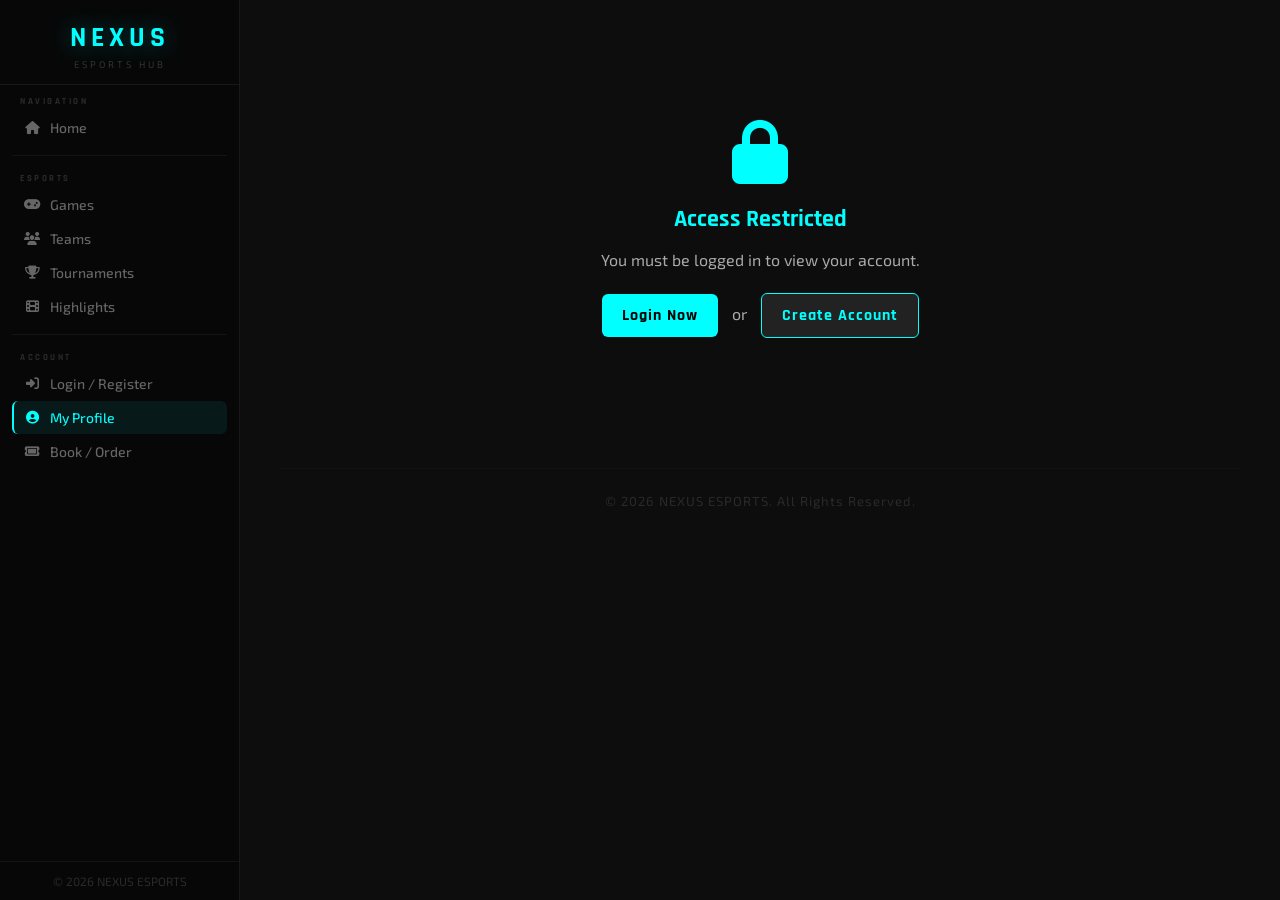
<file: profile.html>
<!DOCTYPE html>
<html lang="en">
<head>
    <meta charset="UTF-8">
    <meta name="viewport" content="width=device-width, initial-scale=1.0">
    <title>My Account | NEXUS Esports</title>
    <link rel="stylesheet" href="styles.css">
    <link rel="stylesheet" href="https://cdnjs.cloudflare.com/ajax/libs/font-awesome/6.4.0/css/all.min.css">
    <style>
        .profile-header {
            display: flex;
            align-items: center;
            gap: 30px;
            background: #1e1e1e;
            padding: 30px;
            border-radius: 10px;
            margin-bottom: 30px;
            border-left: 4px solid cyan;
        }
        .profile-avatar {
            width: 100px;
            height: 100px;
            border-radius: 50%;
            border: 4px solid cyan;
            background: #222;
            display: flex;
            align-items: center;
            justify-content: center;
            font-size: 2.5rem;
            color: cyan;
            flex-shrink: 0;
        }
        .profile-info h2 { margin: 0 0 6px 0; font-size: 1.8rem; }
        .profile-info p { color: #aaa; margin: 0; }
        .badge {
            display: inline-block;
            background: cyan;
            color: black;
            padding: 3px 10px;
            border-radius: 20px;
            font-size: 0.75rem;
            font-weight: bold;
            margin-top: 8px;
        }
        .stat-grid {
            display: grid;
            grid-template-columns: repeat(auto-fit, minmax(160px, 1fr));
            gap: 16px;
            margin-bottom: 30px;
        }
        .stat-card {
            background: #1e1e1e;
            padding: 20px;
            border-radius: 8px;
            text-align: center;
        }
        .stat-card .num { font-size: 2rem; color: cyan; font-weight: bold; }
        .stat-card .label { color: #aaa; font-size: 0.85rem; margin-top: 4px; }
        .section-box {
            background: #1e1e1e;
            padding: 24px;
            border-radius: 8px;
            margin-bottom: 20px;
        }
        .section-box h3 { margin-bottom: 16px; }
        .booking-row {
            display: flex;
            justify-content: space-between;
            align-items: center;
            padding: 12px 0;
            border-bottom: 1px solid #333;
        }
        .booking-row:last-child { border-bottom: none; }
        .status-badge {
            padding: 4px 10px;
            border-radius: 20px;
            font-size: 0.75rem;
            font-weight: bold;
        }
        .status-confirmed { background: #00ff8840; color: #00ff88; }
        .status-pending { background: #ffaa0040; color: #ffaa00; }
        .status-cancelled { background: #ff4d4d40; color: #ff4d4d; }
        .skill-bar {
            background: #333;
            border-radius: 10px;
            height: 10px;
            margin-top: 8px;
        }
        .skill-fill {
            background: linear-gradient(90deg, cyan, #0077ff);
            height: 100%;
            border-radius: 10px;
            transition: width 1s ease;
        }
        .logout-btn {
            background: transparent;
            border: 1px solid #ff4d4d;
            color: #ff4d4d;
            padding: 8px 20px;
            border-radius: 5px;
            cursor: pointer;
            font-weight: bold;
        }
        .logout-btn:hover { background: #ff4d4d; color: white; }
        .game-tag {
            display: inline-block;
            background: #222;
            border: 1px solid cyan;
            color: cyan;
            padding: 4px 12px;
            border-radius: 20px;
            font-size: 0.8rem;
            margin: 3px;
        }
    </style>
</head>
<body>
        <nav class="sidebar">
        <div class="sidebar-header">
            <div class="logo">NEXUS</div>
            <div class="logo-sub">Esports Hub</div>
        </div>
        <div class="nav-section">
            <div class="nav-section-label">Navigation</div>
            <ul class="nav-links">
                <li><a href="index.html" ><i class="fa-solid fa-house"></i> Home</a></li>
            </ul>
        </div>
        <div class="nav-divider"></div>
        <div class="nav-section">
            <div class="nav-section-label">Esports</div>
            <ul class="nav-links">
                <li><a href="games.html" ><i class="fa-solid fa-gamepad"></i> Games</a></li>
                <li><a href="teams.html" ><i class="fa-solid fa-users"></i> Teams</a></li>
                <li><a href="tournaments.html" ><i class="fa-solid fa-trophy"></i> Tournaments</a></li>
                <li><a href="highlights.html" ><i class="fa-solid fa-film"></i> Highlights</a></li>
            </ul>
        </div>
        <div class="nav-divider"></div>
        <div class="nav-section">
            <div class="nav-section-label">Account</div>
            <ul class="nav-links">
                <li><a href="login.html" ><i class="fa-solid fa-right-to-bracket"></i> Login / Register</a></li>
                <li><a href="profile.html" class="active"><i class="fa-solid fa-circle-user"></i> My Profile</a></li>
                <li><a href="booking.html" ><i class="fa-solid fa-ticket"></i> Book / Order</a></li>
            </ul>
        </div>
        <div class="sidebar-footer">&copy; 2026 NEXUS ESPORTS</div>
    </nav>

    <main id="mainContent">
        <!-- Content injected by JS -->
    </main>

    <script>
        const loggedIn = localStorage.getItem('nexus_loggedIn');
        const main = document.getElementById('mainContent');

        if (!loggedIn) {
            main.innerHTML = `
                <div style="text-align:center;padding:80px 20px;">
                    <i class="fa-solid fa-lock" style="font-size:4rem;color:cyan;margin-bottom:20px;display:block;"></i>
                    <h2>Access Restricted</h2>
                    <p style="color:#aaa;margin:16px 0 24px;">You must be logged in to view your account.</p>
                    <a href="login.html" class="btn">Login Now</a>
                    <span style="margin:0 10px;color:#aaa;">or</span>
                    <a href="registration.html" class="btn" style="background:#222;color:cyan;border:1px solid cyan;">Create Account</a>
                </div>
                <footer>&copy; 2026 NEXUS ESPORTS. All Rights Reserved.</footer>
            `;
        } else {
            const user = JSON.parse(localStorage.getItem('nexus_currentUser') || '{}');
            const bookings = JSON.parse(localStorage.getItem('nexus_bookings') || '[]');
            const userBookings = bookings.filter(b => b.email === user.email);
            const orders = JSON.parse(localStorage.getItem('nexus_orders') || '[]');
            const userOrders = orders.filter(o => o.email === user.email);

            const gamesArr = Array.isArray(user.games) ? user.games : [];
            const skill = user.skilllevel || 50;

            const bookingRows = userBookings.length > 0 
                ? userBookings.map(b => `
                    <div class="booking-row">
                        <div>
                            <strong>${b.tournament}</strong>
                            <div style="color:#aaa;font-size:0.85rem;">${b.team} &bull; ${b.date}</div>
                        </div>
                        <span class="status-badge status-confirmed">Confirmed</span>
                    </div>`).join('')
                : '<p style="color:#aaa;">No tournament reservations yet. <a href="booking.html" style="color:cyan;">Book one now!</a></p>';

            const orderRows = userOrders.length > 0
                ? userOrders.map(o => `
                    <div class="booking-row">
                        <div>
                            <strong>${o.item}</strong>
                            <div style="color:#aaa;font-size:0.85rem;">${o.qty} × $${o.price} &bull; ${o.date}</div>
                        </div>
                        <span class="status-badge status-pending">Processing</span>
                    </div>`).join('')
                : '<p style="color:#aaa;">No orders yet. <a href="booking.html" style="color:cyan;">Browse the shop!</a></p>';

            main.innerHTML = `
                <div style="display:flex;justify-content:space-between;align-items:center;margin-bottom:24px;flex-wrap:wrap;gap:12px;">
                    <h1><i class="fa-solid fa-circle-user"></i> My Account</h1>
                    <button class="logout-btn" onclick="logout()"><i class="fa-solid fa-right-from-bracket"></i> Logout</button>
                </div>

                <div class="profile-header">
                    <div class="profile-avatar"><i class="fa-solid fa-gamepad"></i></div>
                    <div class="profile-info">
                        <h2>${user.username || 'Gamer'}</h2>
                        <p>${user.email || ''}</p>
                        <p style="margin-top:8px;color:#ccc;">${user.bio || 'No bio set.'}</p>
                        <span class="badge"><i class="fa-solid fa-star"></i> NEXUS Member</span>
                    </div>
                </div>

                <div class="stat-grid">
                    <div class="stat-card">
                        <div class="num">${userBookings.length}</div>
                        <div class="label">Tournaments Booked</div>
                    </div>
                    <div class="stat-card">
                        <div class="num">${userOrders.length}</div>
                        <div class="label">Orders Placed</div>
                    </div>
                    <div class="stat-card">
                        <div class="num">${gamesArr.length || '—'}</div>
                        <div class="label">Favourite Games</div>
                    </div>
                    <div class="stat-card">
                        <div class="num">${skill}</div>
                        <div class="label">Skill Level</div>
                    </div>
                </div>

                <div class="section-box">
                    <h3><i class="fa-solid fa-gamepad"></i> Favourite Games</h3>
                    ${gamesArr.length > 0 
                        ? gamesArr.map(g => `<span class="game-tag">${g}</span>`).join('') 
                        : '<p style="color:#aaa;">None selected.</p>'}
                </div>

                <div class="section-box">
                    <h3><i class="fa-solid fa-chart-line"></i> Skill Level — ${skill}/100</h3>
                    <div class="skill-bar"><div class="skill-fill" style="width:${skill}%"></div></div>
                </div>

                <div class="section-box">
                    <h3><i class="fa-solid fa-ticket"></i> My Tournament Reservations</h3>
                    ${bookingRows}
                </div>

                <div class="section-box">
                    <h3><i class="fa-solid fa-bag-shopping"></i> My Orders</h3>
                    ${orderRows}
                </div>

                <footer>&copy; 2026 NEXUS ESPORTS. All Rights Reserved.</footer>
            `;
        }

        function logout() {
            localStorage.removeItem('nexus_loggedIn');
            localStorage.removeItem('nexus_currentUser');
            window.location.href = 'login.html';
        }
    </script>
</body>
</html>
</file>
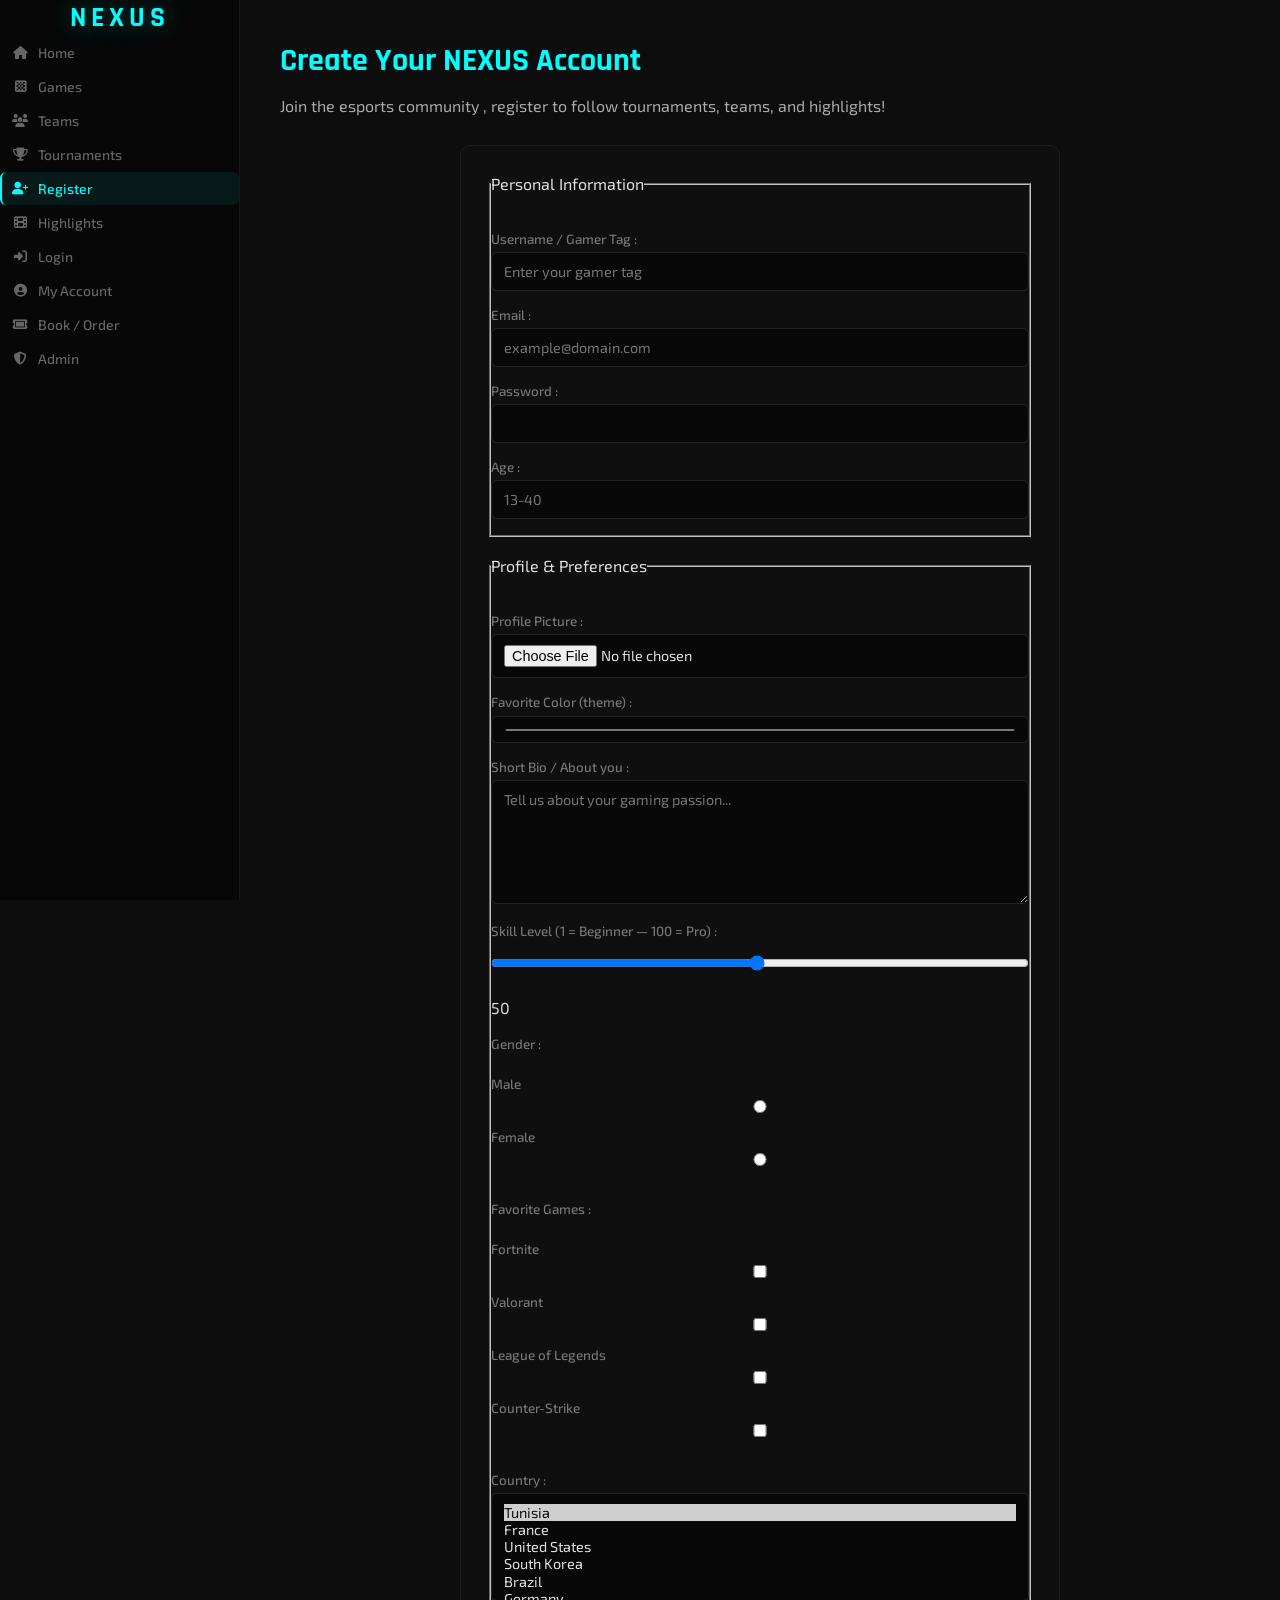
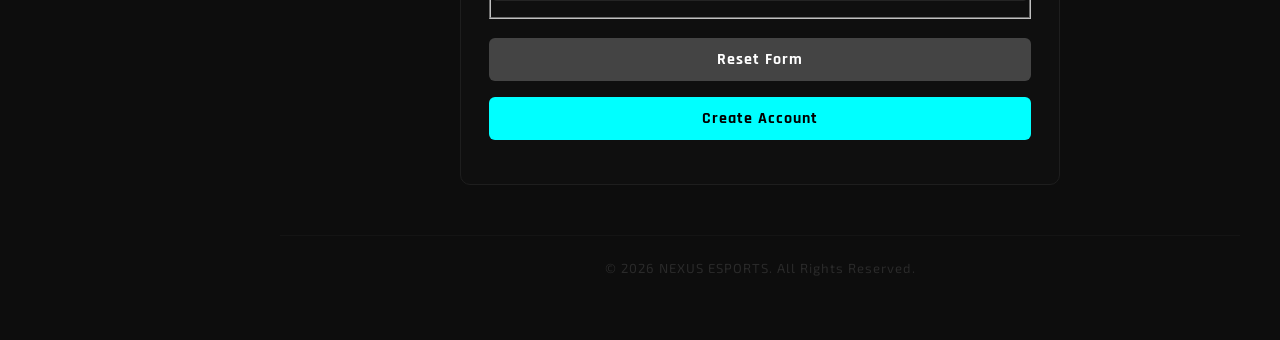
<file: registration.html>
<!DOCTYPE html>
<html lang="en">
<head>
    <meta charset="UTF-8">
    <meta name="viewport" content="width=device-width, initial-scale=1.0">
    <title>Register | NEXUS Esports</title>
    <link rel="stylesheet" href="styles.css">
    <link rel="stylesheet" href="https://cdnjs.cloudflare.com/ajax/libs/font-awesome/6.4.0/css/all.min.css">
</head>
<body>
    <nav class="sidebar">
        <div class="logo">NEXUS</div>
                <ul class="nav-links">
            <li><a href="index.html"><i class="fa-solid fa-house"></i> Home</a></li>
            <li><a href="games.html"><i class="fa-solid fa-chess-board"></i> Games</a></li>
            <li><a href="teams.html"><i class="fa-solid fa-users"></i> Teams</a></li>
            <li><a href="tournaments.html"><i class="fa-solid fa-trophy"></i> Tournaments</a></li>
            <li><a href="registration.html" class="active"><i class="fa-solid fa-user-plus"></i> Register</a></li>
            <li><a href="highlights.html"><i class="fa-solid fa-film"></i> Highlights</a></li>
            <li><a href="login.html"><i class="fa-solid fa-right-to-bracket"></i> Login</a></li>
            <li><a href="profile.html"><i class="fa-solid fa-circle-user"></i> My Account</a></li>
            <li><a href="booking.html"><i class="fa-solid fa-ticket"></i> Book / Order</a></li>
            <li><a href="admin.html"><i class="fa-solid fa-shield-halved"></i> Admin</a></li>
        </ul>
    </nav>

    <main>
        <h1>Create Your NEXUS Account</h1>
        <p>Join the esports community , register to follow tournaments, teams, and highlights!</p>

        <form action="success.html" method="post" class="registration-form">
            <fieldset>
                <legend>Personal Information</legend>
        </br>
        </br>

                <label for="username">Username / Gamer Tag :</label>
                <input type="text" id="username" name="username" maxlength="20" placeholder="Enter your gamer tag" required>

                <label for="email">Email :</label>
                <input type="email" id="email" name="email" placeholder="example@domain.com" required>

                <label for="password">Password :</label>
                <input type="password" id="password" name="password" required>

                <label for="age">Age :</label>
                <input type="number" id="age" name="age" min="13" max="40" placeholder="13-40" required>
                
            </fieldset>
        </br>
            <fieldset>
                <legend>Profile & Preferences</legend>
        </br>
        </br>

                <label for="profilepic">Profile Picture :</label>
                <input type="file" id="profilepic" name="profilepic" accept="image/*">

                <label for="favoritecolor">Favorite Color (theme) :</label>
                <input type="color" id="favoritecolor" name="favoritecolor" value="#00ffff">

                <label for="bio">Short Bio / About you :</label>
                <textarea id="bio" name="bio" rows="6" cols="40" placeholder="Tell us about your gaming passion..."></textarea>

                <label for="skilllevel">Skill Level (1 = Beginner — 100 = Pro) :</label>
                <input type="range" id="skilllevel" name="skilllevel" min="1" max="100" value="50">
                <span id="skillvalue">50</span>

                <br><br>

                <label>Gender :</label><br>
                <label for="male">Male</label>
                <input type="radio" id="male" name="gender" value="male">

                <label for="female">Female</label>
                <input type="radio" id="female" name="gender" value="female">


                <br><br>

                <label>Favorite Games :</label><br>
                <label for="fortnite">Fortnite</label>

                <input type="checkbox" id="fortnite" name="games[]" value="Fortnite">

                <label for="valorant">Valorant</label>
                <input type="checkbox" id="valorant" name="games[]" value="Valorant">

                <label for="lol">League of Legends</label>
                <input type="checkbox" id="lol" name="games[]" value="League of Legends">
                

                <label for="cs">Counter-Strike</label>

                <input type="checkbox" id="cs" name="games[]" value="Counter-Strike">

                <br><br>

                <label for="country">Country :</label>
                <select id="country" name="country[]" multiple size="5">
                    <option value="TN" selected>Tunisia</option>
                    <option value="FR">France</option>
                    <option value="US">United States</option>
                    <option value="KR">South Korea</option>
                    <option value="BR">Brazil</option>
                    <option value="DE">Germany</option>
                    <option value="TR">Turkey</option>
                </select>
            </fieldset>

            <br>
            <input type="reset" value="Reset Form" class="btn" style="background:#444; color:white;">
            <input type="submit" value="Create Account" class="btn">
        </form>

        <footer>© 2026 NEXUS ESPORTS. All Rights Reserved.</footer>
    </main>


<script>
// Save registered user to localStorage so login works
document.querySelector('form').addEventListener('submit', function(e) {
    const username = document.getElementById('username').value.trim();
    const email = document.getElementById('email').value.trim();
    const password = document.getElementById('password').value;
    const age = document.getElementById('age').value;
    const bio = document.getElementById('bio').value.trim();
    const skilllevel = document.getElementById('skilllevel').value;
    const country = document.getElementById('country').value;
    const games = Array.from(document.querySelectorAll('input[name="games[]"]')).filter(c=>c.checked).map(c=>c.value);

    const users = JSON.parse(localStorage.getItem('nexus_users') || '[]');
    // avoid duplicate emails
    const exists = users.find(u => u.email === email);
    if (!exists) {
        users.push({ username, email, password, age, bio, skilllevel, country, games });
        localStorage.setItem('nexus_users', JSON.stringify(users));
    }
    // auto-login
    localStorage.setItem('nexus_loggedIn', 'true');
    localStorage.setItem('nexus_currentUser', JSON.stringify({ username, email, password, age, bio, skilllevel, country, games }));
    // redirect to profile instead of success.html
    e.preventDefault();
    window.location.href = 'profile.html';
});

// Skill level live display
const slider = document.getElementById('skilllevel');
const val = document.getElementById('skillvalue');
if (slider && val) {
    slider.addEventListener('input', () => { val.textContent = slider.value; });
}
</script>

</body>
</html>
</file>
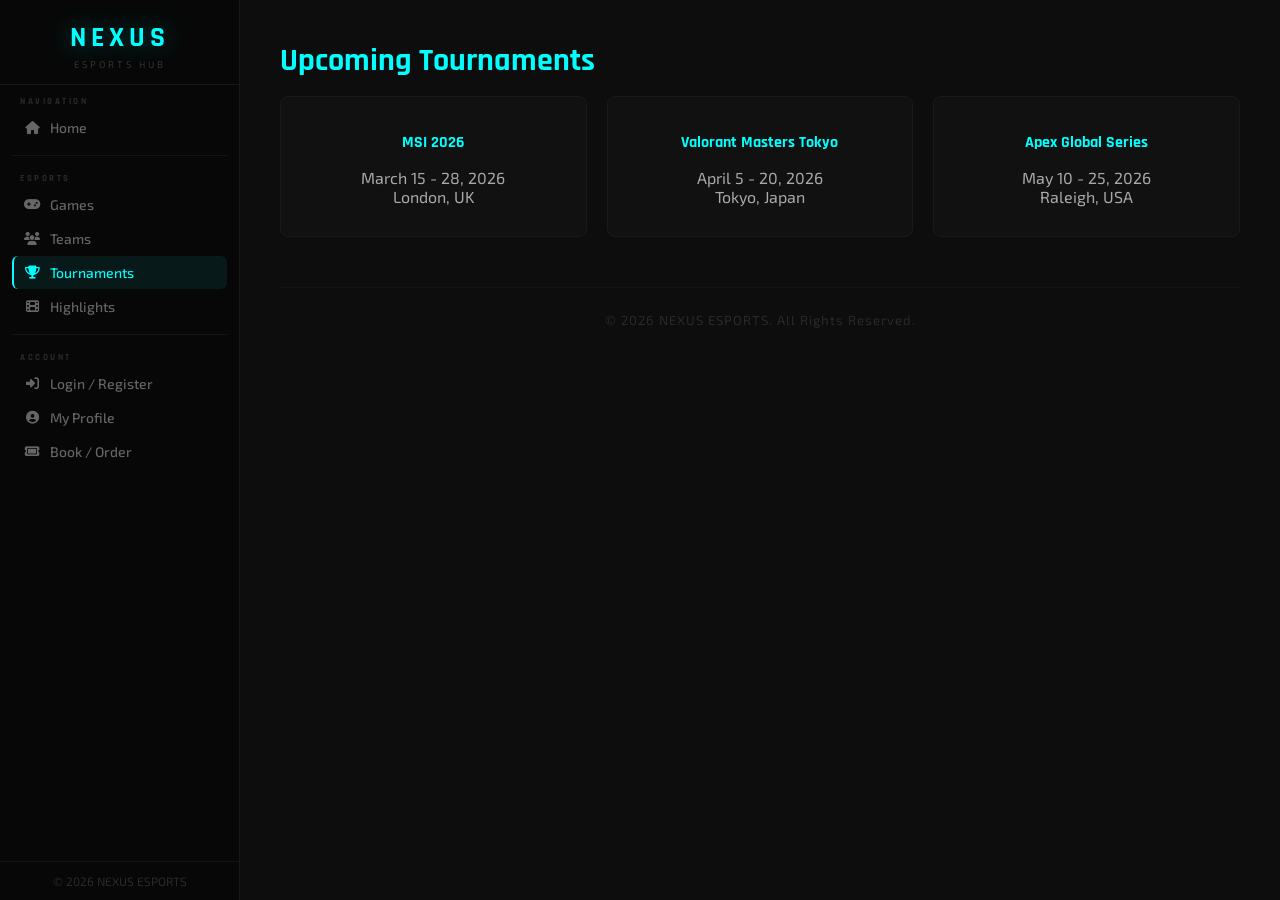
<file: tournaments.html>
<!DOCTYPE html>
<html lang="en">
<head>
    <meta charset="UTF-8">
    <meta name="viewport" content="width=device-width, initial-scale=1.0">
    <title>Tournaments | NEXUS</title>
    <link rel="stylesheet" href="styles.css">
    <link rel="stylesheet" href="https://cdnjs.cloudflare.com/ajax/libs/font-awesome/6.4.0/css/all.min.css">
</head>
<body>
        <nav class="sidebar">
        <div class="sidebar-header">
            <div class="logo">NEXUS</div>
            <div class="logo-sub">Esports Hub</div>
        </div>
        <div class="nav-section">
            <div class="nav-section-label">Navigation</div>
            <ul class="nav-links">
                <li><a href="index.html" ><i class="fa-solid fa-house"></i> Home</a></li>
            </ul>
        </div>
        <div class="nav-divider"></div>
        <div class="nav-section">
            <div class="nav-section-label">Esports</div>
            <ul class="nav-links">
                <li><a href="games.html" ><i class="fa-solid fa-gamepad"></i> Games</a></li>
                <li><a href="teams.html" ><i class="fa-solid fa-users"></i> Teams</a></li>
                <li><a href="tournaments.html" class="active"><i class="fa-solid fa-trophy"></i> Tournaments</a></li>
                <li><a href="highlights.html" ><i class="fa-solid fa-film"></i> Highlights</a></li>
            </ul>
        </div>
        <div class="nav-divider"></div>
        <div class="nav-section">
            <div class="nav-section-label">Account</div>
            <ul class="nav-links">
                <li><a href="login.html" ><i class="fa-solid fa-right-to-bracket"></i> Login / Register</a></li>
                <li><a href="profile.html" ><i class="fa-solid fa-circle-user"></i> My Profile</a></li>
                <li><a href="booking.html" ><i class="fa-solid fa-ticket"></i> Book / Order</a></li>
            </ul>
        </div>
        <div class="sidebar-footer">&copy; 2026 NEXUS ESPORTS</div>
    </nav>

    <main>
        <h1>Upcoming Tournaments</h1>
        <div class="grid">
            <div class="card">
                <h3>MSI 2026</h3>
                <p>March 15 - 28, 2026<br>London, UK</p>
            </div>
            <div class="card">
                <h3>Valorant Masters Tokyo</h3>
                <p>April 5 - 20, 2026<br>Tokyo, Japan</p>
            </div>
            <div class="card">
                <h3>Apex Global Series</h3>
                <p>May 10 - 25, 2026<br>Raleigh, USA</p>
            </div>
        </div>

        <footer>&copy; 2026 NEXUS ESPORTS. All Rights Reserved.</footer>
    </main>
</body>
</html>
</file>
<file: styles.css>
@import url('https://fonts.googleapis.com/css2?family=Rajdhani:wght@400;500;600;700&family=Exo+2:wght@300;400;500;600&display=swap');

* { margin: 0; padding: 0; box-sizing: border-box; }

body {
    font-family: 'Exo 2', Arial, sans-serif;
    background: #0d0d0d;
    color: #e0e0e0;
}

/* ===========================
   SIDEBAR
=========================== */
.sidebar {
    width: 240px;
    height: 100vh;
    position: fixed;
    left: 0; top: 0;
    background: #070707;
    padding: 0;
    border-right: 1px solid #181818;
    display: flex;
    flex-direction: column;
    overflow-y: auto;
    z-index: 100;
}

.sidebar-header {
    padding: 20px 18px 14px;
    border-bottom: 1px solid #181818;
}

.logo {
    color: cyan;
    font-family: 'Rajdhani', sans-serif;
    font-size: 28px;
    font-weight: 700;
    letter-spacing: 5px;
    text-align: center;
    text-shadow: 0 0 24px rgba(0,255,255,0.35);
}

.logo-sub {
    text-align: center;
    font-size: 0.6rem;
    color: #333;
    letter-spacing: 3px;
    margin-top: 2px;
    text-transform: uppercase;
}

.nav-section { padding: 10px 12px 4px; }

.nav-section-label {
    font-size: 0.58rem;
    letter-spacing: 2.5px;
    text-transform: uppercase;
    color: #2a2a2a;
    font-weight: 700;
    padding: 0 8px;
    margin-bottom: 4px;
    font-family: 'Rajdhani', sans-serif;
}

.nav-links { list-style: none; }
.nav-links li { margin-bottom: 1px; }

.nav-links a {
    display: flex;
    align-items: center;
    gap: 10px;
    color: #666;
    text-decoration: none;
    padding: 8px 10px;
    border-radius: 6px;
    font-size: 0.87rem;
    font-weight: 500;
    transition: all 0.15s;
    border-left: 2px solid transparent;
}

.nav-links a i { width: 16px; text-align: center; font-size: 0.82rem; flex-shrink: 0; }

.nav-links a:hover { background: #121212; color: #bbb; }

.nav-links a.active {
    background: rgba(0,255,255,0.07);
    color: cyan;
    border-left: 2px solid cyan;
}

.nav-divider { height: 1px; background: #141414; margin: 6px 12px; }

.sidebar-footer {
    margin-top: auto;
    padding: 12px 18px;
    border-top: 1px solid #141414;
    font-size: 0.75rem;
    color: #2a2a2a;
    text-align: center;
}

/* ===========================
   MAIN
=========================== */
main { margin-left: 240px; padding: 40px; min-height: 100vh; }

.hero {
    background: linear-gradient(rgba(0,0,0,0.78), rgba(0,0,0,0.78)),
                url('assets/esports_hero_bg.png') center/cover no-repeat;
    padding: 90px 40px;
    text-align: center;
    margin: -40px -40px 40px -40px;
    position: relative;
}
.hero::after {
    content: '';
    position: absolute;
    bottom: 0; left: 0; right: 0;
    height: 2px;
    background: linear-gradient(90deg, transparent, cyan, transparent);
}
.hero h1 {
    font-family: 'Rajdhani', sans-serif;
    color: cyan;
    font-size: 2.8rem;
    letter-spacing: 6px;
    margin-bottom: 15px;
    text-shadow: 0 0 40px rgba(0,255,255,0.25);
}

h1, h2, h3 { font-family: 'Rajdhani', sans-serif; color: cyan; margin-bottom: 15px; }
p { margin-bottom: 10px; color: #aaa; }

.grid { display: grid; grid-template-columns: repeat(auto-fit, minmax(250px, 1fr)); gap: 20px; }

.card {
    background: #111;
    padding: 20px;
    border-radius: 8px;
    text-align: center;
    border: 1px solid #1a1a1a;
    transition: border-color 0.2s;
}
.card:hover { border-color: #2a2a2a; }
.card img { width: 100%; max-height: 120px; object-fit: contain; }
.card video { width: 100%; height: 220px; object-fit: cover; background: black; border-radius: 4px; }
.card h3 { margin-top: 15px; font-size: 1rem; }

form {
    max-width: 600px;
    margin: 30px auto;
    background: #0f0f0f;
    padding: 28px;
    border-radius: 10px;
    border: 1px solid #1e1e1e;
}
form h2 { text-align: center; color: cyan; margin-bottom: 22px; font-size: 1.3rem; letter-spacing: 2px; }

label { display: block; margin-bottom: 5px; color: #777; font-weight: 500; font-size: 0.84rem; }

input, textarea, select {
    width: 100%;
    padding: 10px 12px;
    margin-bottom: 16px;
    border-radius: 6px;
    border: 1px solid #242424;
    background: #080808;
    color: #e0e0e0;
    font-family: 'Exo 2', sans-serif;
    font-size: 0.9rem;
    transition: border-color 0.2s;
}
input:focus, textarea:focus, select:focus { outline: none; border-color: rgba(0,255,255,0.25); }

input[type="submit"], .btn {
    background: cyan;
    color: #000;
    font-family: 'Rajdhani', sans-serif;
    font-weight: 700;
    font-size: 1rem;
    letter-spacing: 1px;
    border: none;
    padding: 11px 20px;
    border-radius: 6px;
    cursor: pointer;
    transition: all 0.2s;
    text-decoration: none;
    display: inline-block;
}
input[type="submit"]:hover, .btn:hover { background: #fff; }

.player-row { display: flex; align-items: center; margin: 12px 0; gap: 15px; }
.player-row img { width: 70px; height: 70px; border-radius: 50%; object-fit: cover; border: 2px solid cyan; }

footer { text-align: center; padding: 24px; margin-top: 50px; color: #2a2a2a; border-top: 1px solid #141414; font-size: 0.82rem; letter-spacing: 1px; }
</file>
